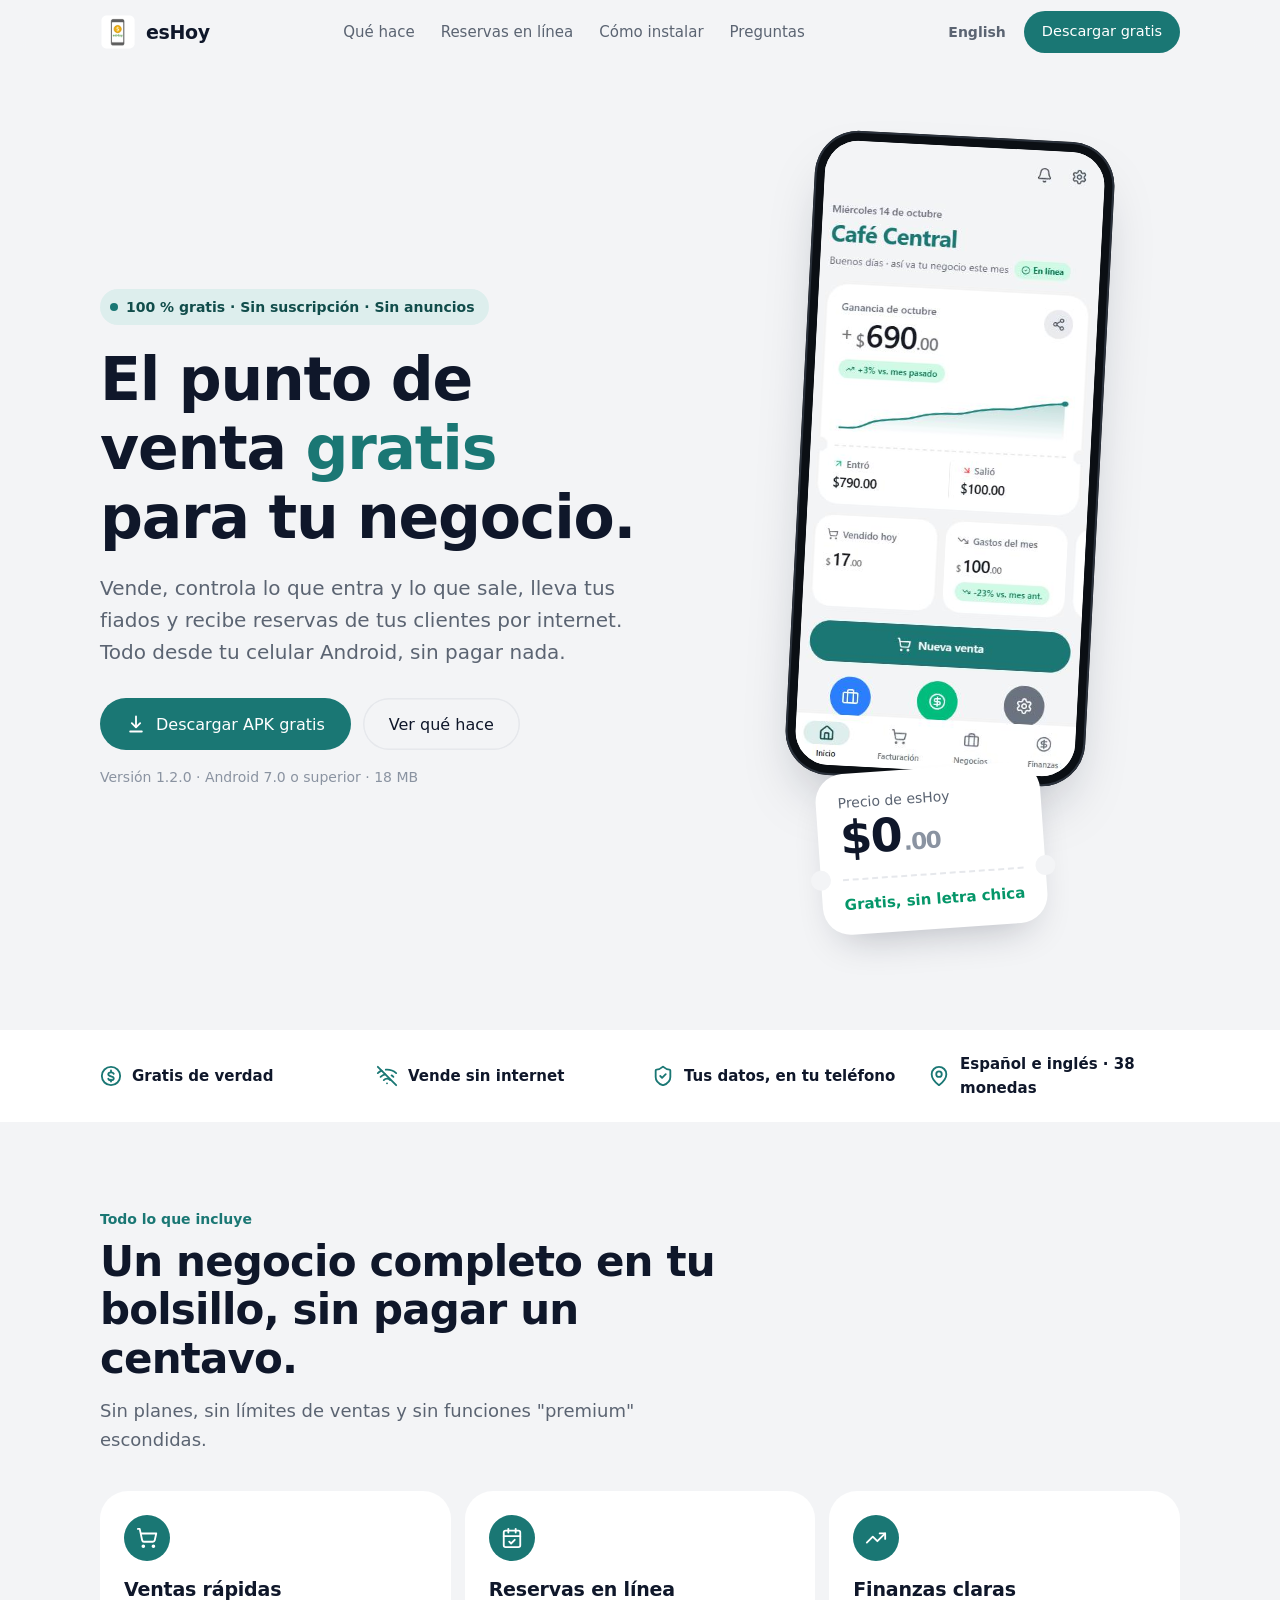
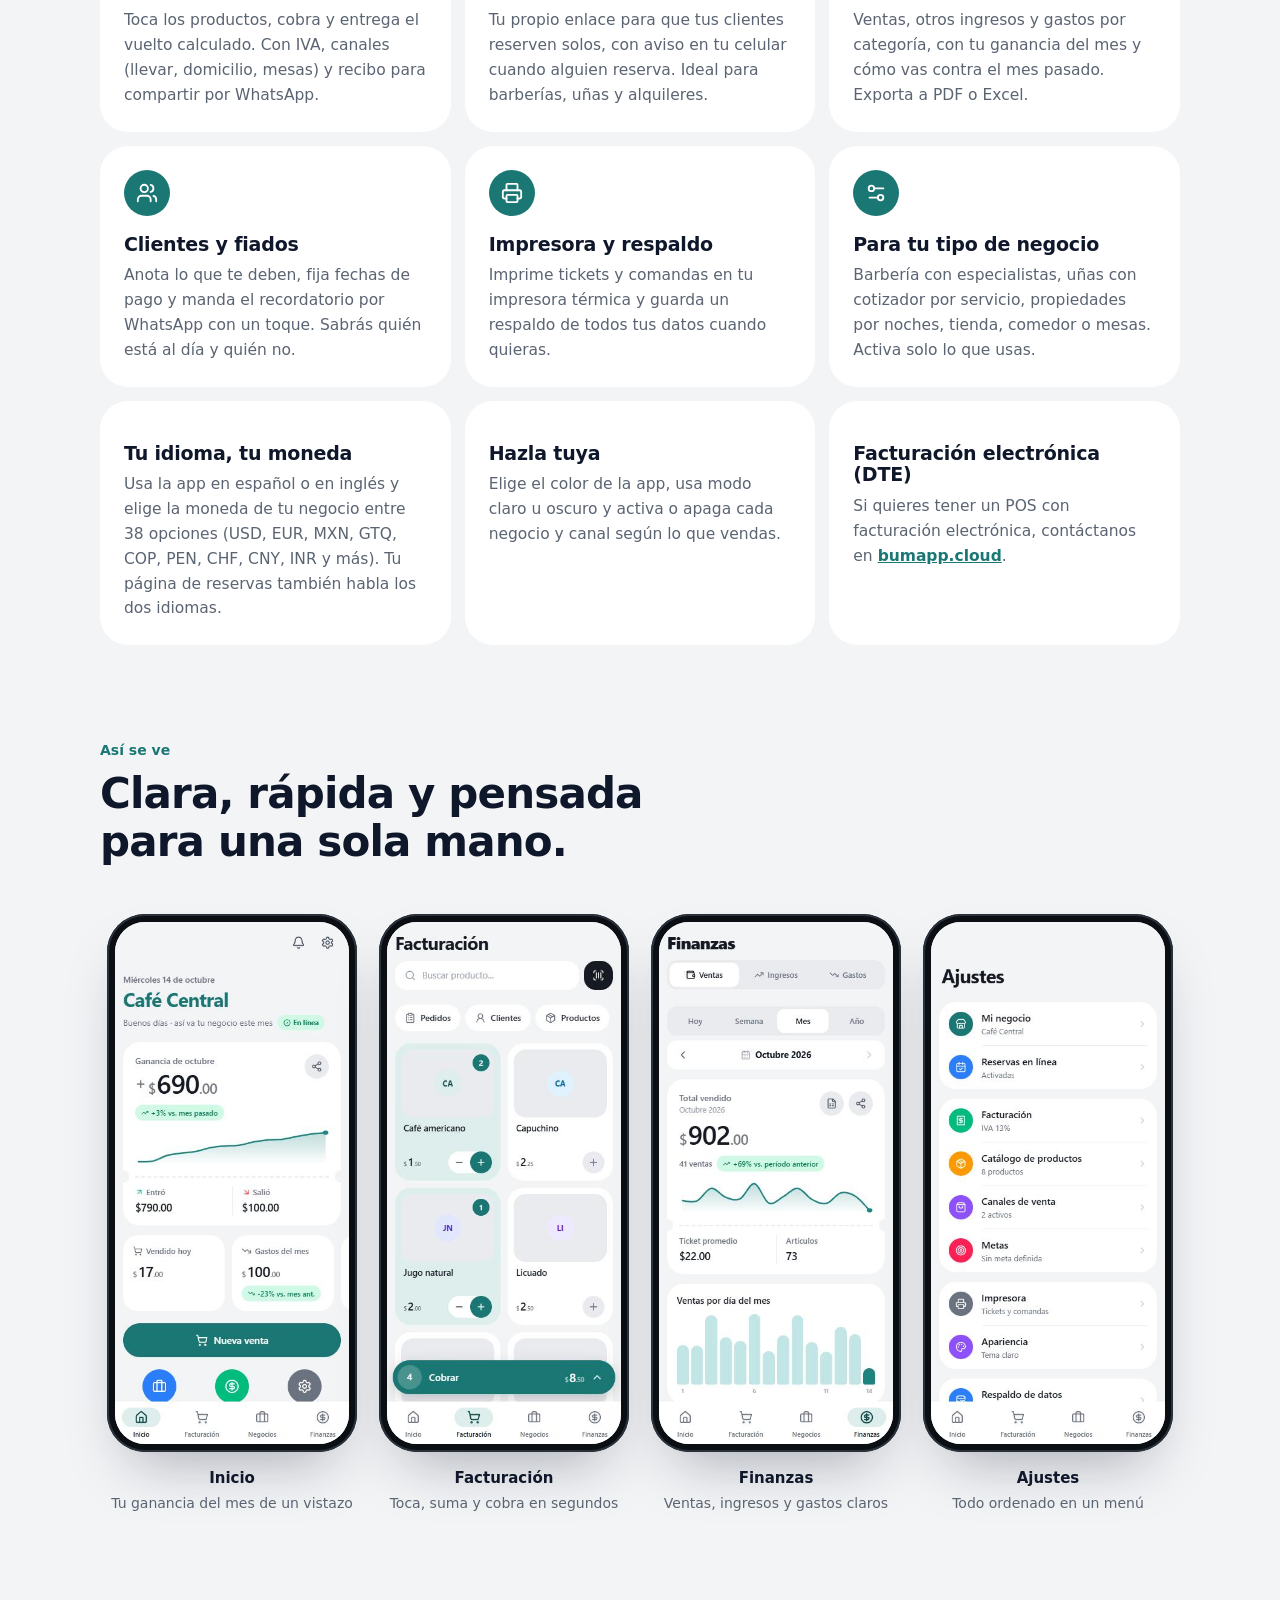
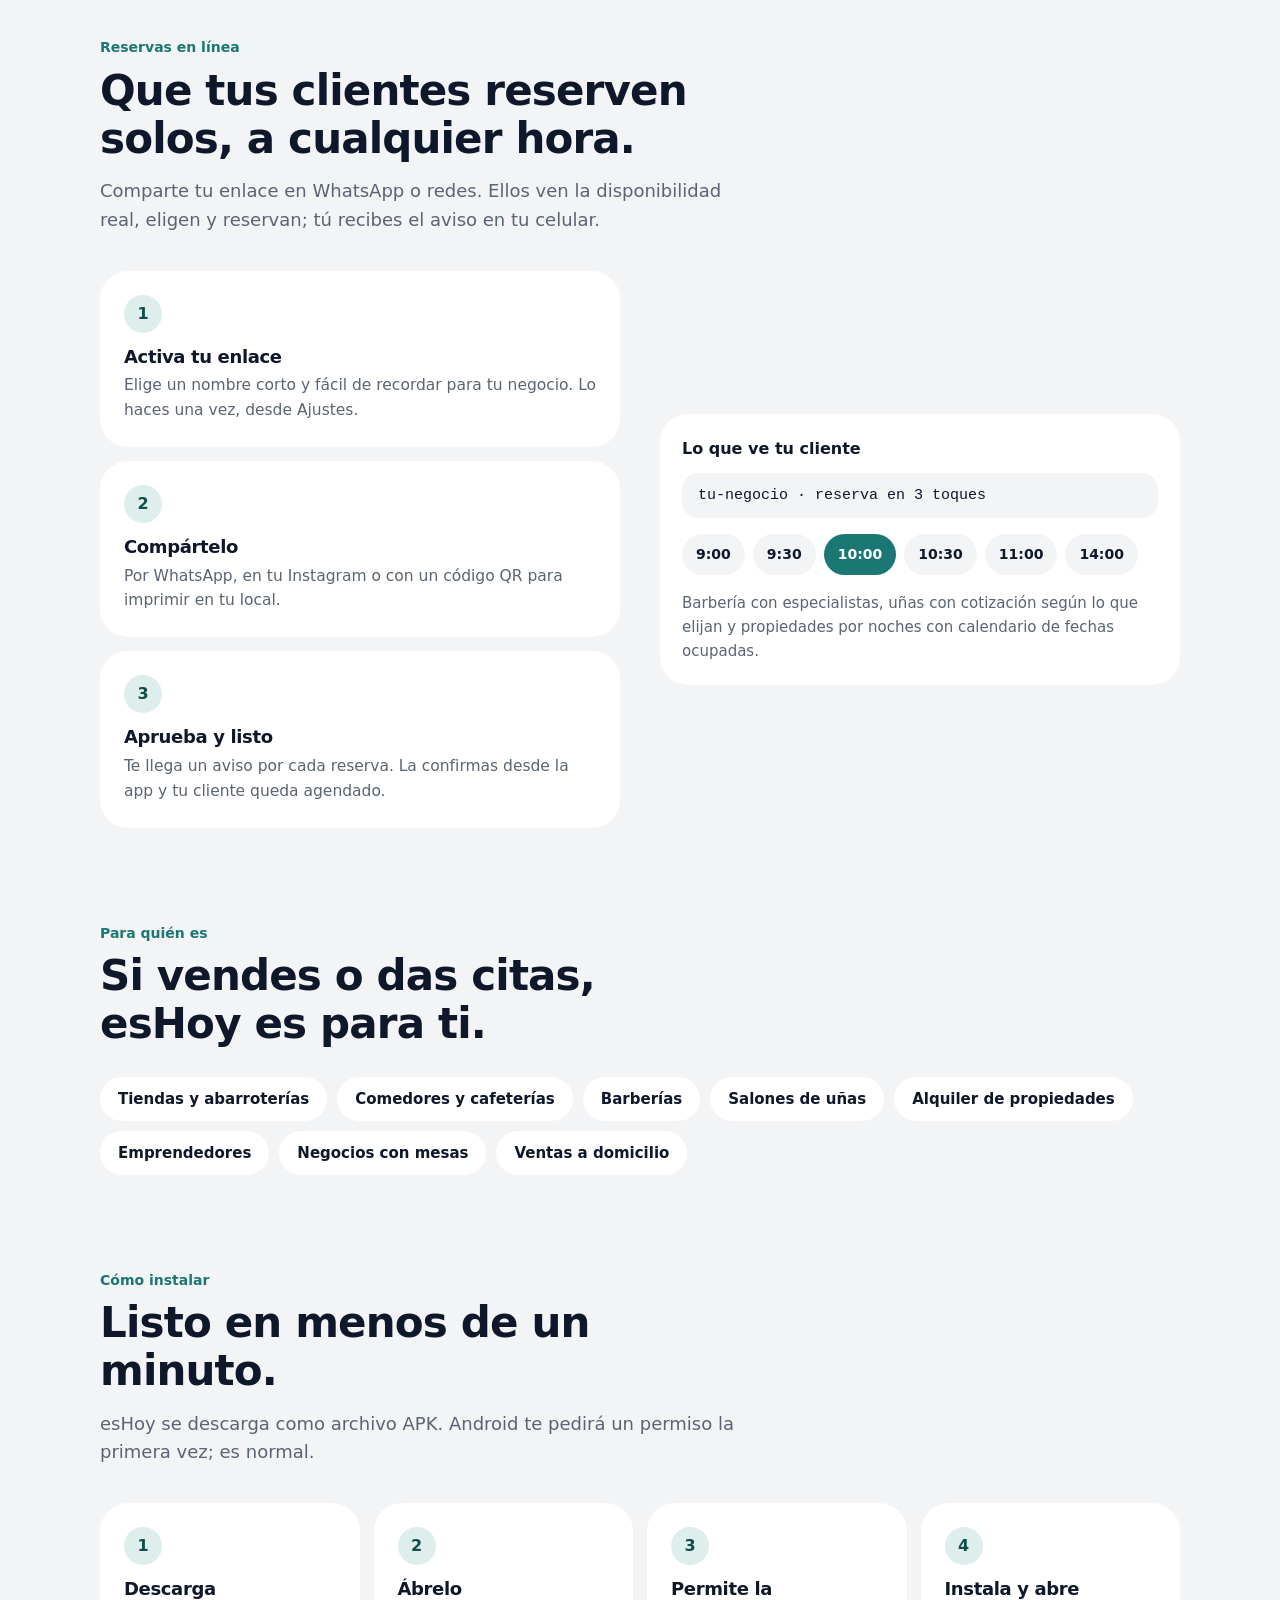
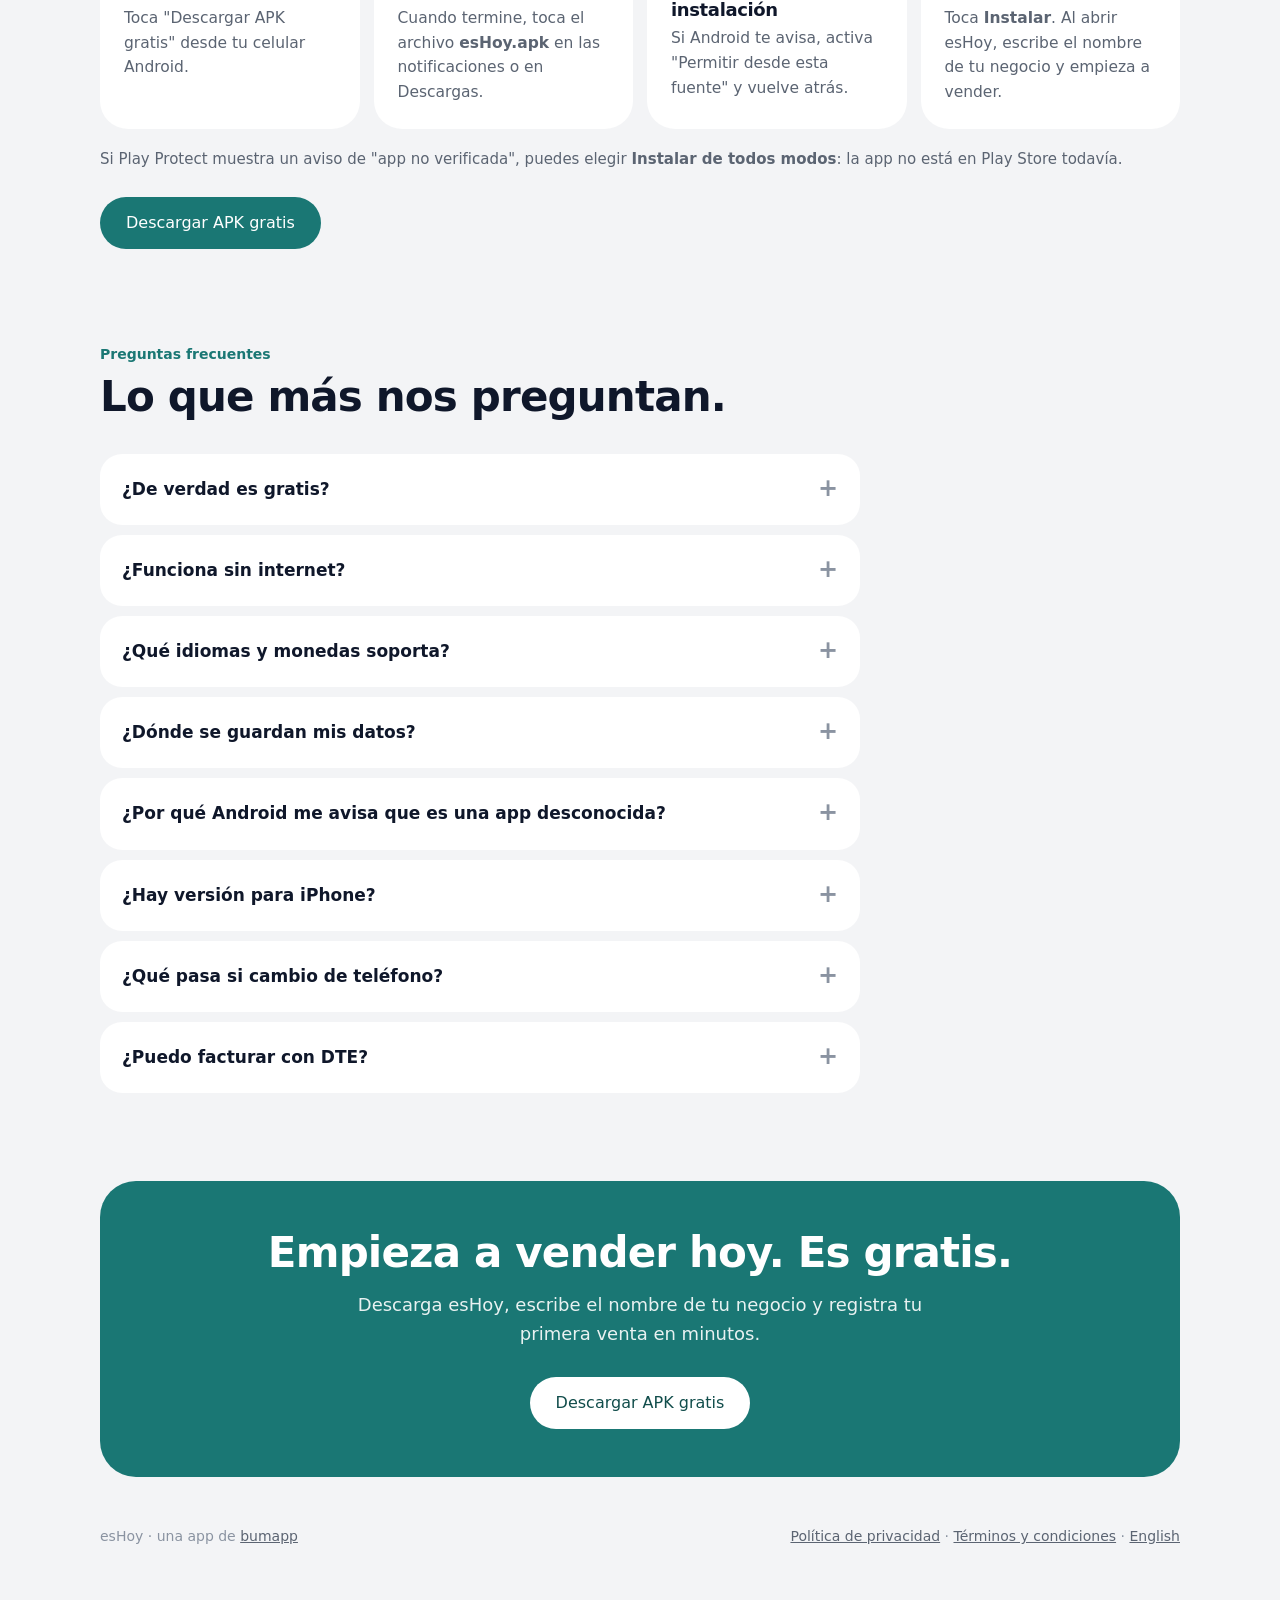
<file: index.html>
<!doctype html>
<html lang="es">
<head>
  <meta charset="utf-8">
  <meta name="viewport" content="width=device-width, initial-scale=1, viewport-fit=cover">
  <title>esHoy — el punto de venta gratis para tu negocio</title>
  <meta name="description" content="esHoy es gratis: vende, controla tus finanzas y recibe reservas en línea desde tu celular Android. Sin suscripción y sin anuncios.">
  <meta name="theme-color" content="#f3f4f6" media="(prefers-color-scheme: light)">
  <meta name="theme-color" content="#0b0f14" media="(prefers-color-scheme: dark)">
  <meta property="og:title" content="esHoy — el punto de venta gratis para tu negocio">
  <meta property="og:description" content="Vende, controla tus gastos y recibe reservas en línea desde tu celular. 100 % gratis.">
  <meta property="og:image" content="assets/inicio.jpg">
  <link rel="alternate" hreflang="es" href="index.html">
  <link rel="alternate" hreflang="en" href="en/index.html">
  <link rel="icon" href="assets/icon.png" type="image/png">
  <link rel="stylesheet" href="styles.css">
</head>
<body>
  <header class="nav">
    <div class="wrap">
      <a class="brand" href="#top"><img src="assets/icon.png" alt="" width="36" height="36">esHoy</a>
      <nav class="nav-links" aria-label="Secciones">
        <a href="#que-hace">Qué hace</a>
        <a href="#reservas">Reservas en línea</a>
        <a href="#instalar">Cómo instalar</a>
        <a href="#preguntas">Preguntas</a>
      </nav>
      <div class="nav-right">
        <a class="lang-link" href="en/index.html" hreflang="en" lang="en">English</a>
        <a class="btn sm" href="#descargar">Descargar gratis</a>
      </div>
    </div>
  </header>

  <main id="top">
    <!-- ── Hero ── -->
    <section class="hero">
      <div class="wrap">
        <div>
          <span class="eyebrow"><i></i>100 % gratis · Sin suscripción · Sin anuncios</span>
          <h1>El punto de venta <em>gratis</em> para tu negocio.</h1>
          <p class="lead">Vende, controla lo que entra y lo que sale, lleva tus fiados y recibe reservas de tus clientes por internet. Todo desde tu celular Android, sin pagar nada.</p>
          <div class="cta-row">
            <a class="btn" id="descargar" href="https://github.com/BUMAPP-SV/eshoy-app/releases/latest/download/esHoy.apk" download>
              <svg viewBox="0 0 24 24" fill="none" stroke="currentColor" stroke-width="2.2" stroke-linecap="round" stroke-linejoin="round" aria-hidden="true"><path d="M12 3v12"/><path d="m7 11 5 5 5-5"/><path d="M5 21h14"/></svg>
              Descargar APK gratis
            </a>
            <a class="btn ghost" href="#que-hace">Ver qué hace</a>
          </div>
          <p class="meta" id="version-meta">Versión 1.2.0 · Android 7.0 o superior · 18 MB</p>
        </div>

        <div class="phone-stage">
          <div class="phone tilt"><img src="assets/inicio.jpg" alt="Pantalla de inicio de esHoy con la ganancia del mes" width="400" height="860"></div>
          <div class="ticket price-ticket" aria-label="Precio: cero dólares">
            <div class="top">
              <p class="label">Precio de esHoy</p>
              <p class="amount">$0<small>.00</small></p>
            </div>
            <div class="perf" aria-hidden="true"><hr></div>
            <div class="bottom"><p class="free">Gratis, sin letra chica</p></div>
          </div>
        </div>
      </div>
    </section>

    <!-- ── Confianza ── -->
    <div class="trust">
      <div class="wrap">
        <ul>
          <li><svg viewBox="0 0 24 24" fill="none" stroke="currentColor" stroke-width="2" stroke-linecap="round" stroke-linejoin="round" aria-hidden="true"><circle cx="12" cy="12" r="10"/><path d="M15 9.5a3 3 0 0 0-3-1.5c-1.7 0-3 .9-3 2.2 0 3 6 1.4 6 4.3 0 1.3-1.3 2.3-3 2.3a3.2 3.2 0 0 1-3-1.8"/><path d="M12 6v2m0 8v2"/></svg>Gratis de verdad</li>
          <li><svg viewBox="0 0 24 24" fill="none" stroke="currentColor" stroke-width="2" stroke-linecap="round" stroke-linejoin="round" aria-hidden="true"><path d="M12 20h.01"/><path d="M8.5 16.429a5 5 0 0 1 7 0"/><path d="M5 12.859a10 10 0 0 1 5.17-2.69"/><path d="M19 12.859a10 10 0 0 0-2.007-1.523"/><path d="M2 8.82a15 15 0 0 1 4.177-2.643"/><path d="M22 8.82a15 15 0 0 0-11.288-3.764"/><path d="m2 2 20 20"/></svg>Vende sin internet</li>
          <li><svg viewBox="0 0 24 24" fill="none" stroke="currentColor" stroke-width="2" stroke-linecap="round" stroke-linejoin="round" aria-hidden="true"><path d="M20 13c0 5-3.5 7.5-7.66 8.95a1 1 0 0 1-.67-.01C7.5 20.5 4 18 4 13V6a1 1 0 0 1 1-1c2 0 4.5-1.2 6.24-2.72a1.17 1.17 0 0 1 1.52 0C14.51 3.81 17 5 19 5a1 1 0 0 1 1 1z"/><path d="m9 12 2 2 4-4"/></svg>Tus datos, en tu teléfono</li>
          <li><svg viewBox="0 0 24 24" fill="none" stroke="currentColor" stroke-width="2" stroke-linecap="round" stroke-linejoin="round" aria-hidden="true"><path d="M20 10c0 6-8 12-8 12s-8-6-8-12a8 8 0 0 1 16 0Z"/><circle cx="12" cy="10" r="3"/></svg>Español e inglés · 38 monedas</li>
        </ul>
      </div>
    </div>

    <!-- ── Qué hace ── -->
    <section class="block" id="que-hace">
      <div class="wrap">
        <div class="head">
          <p class="kicker">Todo lo que incluye</p>
          <h2>Un negocio completo en tu bolsillo, sin pagar un centavo.</h2>
          <p>Sin planes, sin límites de ventas y sin funciones "premium" escondidas.</p>
        </div>

        <div class="grid three">
          <article class="card">
            <div class="ico"><svg viewBox="0 0 24 24" fill="none" stroke="currentColor" stroke-width="2" stroke-linecap="round" stroke-linejoin="round" aria-hidden="true"><circle cx="8" cy="21" r="1"/><circle cx="19" cy="21" r="1"/><path d="M2.05 2.05h2l2.66 12.42a2 2 0 0 0 2 1.58h9.78a2 2 0 0 0 1.95-1.57l1.65-7.43H5.12"/></svg></div>
            <h3>Ventas rápidas</h3>
            <p>Toca los productos, cobra y entrega el vuelto calculado. Con IVA, canales (llevar, domicilio, mesas) y recibo para compartir por WhatsApp.</p>
          </article>
          <article class="card">
            <div class="ico"><svg viewBox="0 0 24 24" fill="none" stroke="currentColor" stroke-width="2" stroke-linecap="round" stroke-linejoin="round" aria-hidden="true"><path d="M8 2v4"/><path d="M16 2v4"/><rect width="18" height="18" x="3" y="4" rx="2"/><path d="M3 10h18"/><path d="m9 16 2 2 4-4"/></svg></div>
            <h3>Reservas en línea</h3>
            <p>Tu propio enlace para que tus clientes reserven solos, con aviso en tu celular cuando alguien reserva. Ideal para barberías, uñas y alquileres.</p>
          </article>
          <article class="card">
            <div class="ico"><svg viewBox="0 0 24 24" fill="none" stroke="currentColor" stroke-width="2" stroke-linecap="round" stroke-linejoin="round" aria-hidden="true"><path d="M16 7h6v6"/><path d="m22 7-8.5 8.5-5-5L2 17"/></svg></div>
            <h3>Finanzas claras</h3>
            <p>Ventas, otros ingresos y gastos por categoría, con tu ganancia del mes y cómo vas contra el mes pasado. Exporta a PDF o Excel.</p>
          </article>
          <article class="card">
            <div class="ico"><svg viewBox="0 0 24 24" fill="none" stroke="currentColor" stroke-width="2" stroke-linecap="round" stroke-linejoin="round" aria-hidden="true"><path d="M16 21v-2a4 4 0 0 0-4-4H6a4 4 0 0 0-4 4v2"/><circle cx="9" cy="7" r="4"/><path d="M22 21v-2a4 4 0 0 0-3-3.87"/><path d="M16 3.13a4 4 0 0 1 0 7.75"/></svg></div>
            <h3>Clientes y fiados</h3>
            <p>Anota lo que te deben, fija fechas de pago y manda el recordatorio por WhatsApp con un toque. Sabrás quién está al día y quién no.</p>
          </article>
          <article class="card">
            <div class="ico"><svg viewBox="0 0 24 24" fill="none" stroke="currentColor" stroke-width="2" stroke-linecap="round" stroke-linejoin="round" aria-hidden="true"><path d="M6 18H4a2 2 0 0 1-2-2v-5a2 2 0 0 1 2-2h16a2 2 0 0 1 2 2v5a2 2 0 0 1-2 2h-2"/><path d="M6 9V3a1 1 0 0 1 1-1h10a1 1 0 0 1 1 1v6"/><rect x="6" y="14" width="12" height="8" rx="1"/></svg></div>
            <h3>Impresora y respaldo</h3>
            <p>Imprime tickets y comandas en tu impresora térmica y guarda un respaldo de todos tus datos cuando quieras.</p>
          </article>
          <article class="card">
            <div class="ico"><svg viewBox="0 0 24 24" fill="none" stroke="currentColor" stroke-width="2" stroke-linecap="round" stroke-linejoin="round" aria-hidden="true"><path d="M20 7h-9"/><path d="M14 17H5"/><circle cx="17" cy="17" r="3"/><circle cx="7" cy="7" r="3"/></svg></div>
            <h3>Para tu tipo de negocio</h3>
            <p>Barbería con especialistas, uñas con cotizador por servicio, propiedades por noches, tienda, comedor o mesas. Activa solo lo que usas.</p>
          </article>
        </div>

        <div class="grid three" style="margin-top: 14px">
          <article class="card">
            <h3>Tu idioma, tu moneda</h3>
            <p>Usa la app en español o en inglés y elige la moneda de tu negocio entre 38 opciones (USD, EUR, MXN, GTQ, COP, PEN, CHF, CNY, INR y más). Tu página de reservas también habla los dos idiomas.</p>
          </article>
          <article class="card">
            <h3>Hazla tuya</h3>
            <p>Elige el color de la app, usa modo claro u oscuro y activa o apaga cada negocio y canal según lo que vendas.</p>
          </article>
          <article class="card">
            <h3>Facturación electrónica (DTE)</h3>
            <p>Si quieres tener un POS con facturación electrónica, contáctanos en <a href="https://bumapp.cloud" target="_blank" rel="noopener"><b>bumapp.cloud</b></a>.</p>
          </article>
        </div>
      </div>
    </section>

    <!-- ── Capturas ── -->
    <section class="block" id="capturas">
      <div class="wrap">
        <div class="head">
          <p class="kicker">Así se ve</p>
          <h2>Clara, rápida y pensada para una sola mano.</h2>
        </div>
        <div class="shots" tabindex="0" aria-label="Capturas de la app">
          <figure class="shot" style="margin:0">
            <div class="phone"><img src="assets/inicio.jpg" alt="Inicio: ganancia del mes, accesos y pendientes" loading="lazy" width="400" height="860"></div>
            <p>Inicio<span>Tu ganancia del mes de un vistazo</span></p>
          </figure>
          <figure class="shot" style="margin:0">
            <div class="phone"><img src="assets/facturacion.jpg" alt="Facturación: catálogo de productos y botón de cobrar" loading="lazy" width="400" height="860"></div>
            <p>Facturación<span>Toca, suma y cobra en segundos</span></p>
          </figure>
          <figure class="shot" style="margin:0">
            <div class="phone"><img src="assets/finanzas.jpg" alt="Finanzas: total vendido y gráfico por día" loading="lazy" width="400" height="860"></div>
            <p>Finanzas<span>Ventas, ingresos y gastos claros</span></p>
          </figure>
          <figure class="shot" style="margin:0">
            <div class="phone"><img src="assets/ajustes.jpg" alt="Ajustes: menú con negocio, reservas, facturación y más" loading="lazy" width="400" height="860"></div>
            <p>Ajustes<span>Todo ordenado en un menú</span></p>
          </figure>
        </div>
      </div>
    </section>

    <!-- ── Reservas ── -->
    <section class="block" id="reservas">
      <div class="wrap">
        <div class="head">
          <p class="kicker">Reservas en línea</p>
          <h2>Que tus clientes reserven solos, a cualquier hora.</h2>
          <p>Comparte tu enlace en WhatsApp o redes. Ellos ven la disponibilidad real, eligen y reservan; tú recibes el aviso en tu celular.</p>
        </div>

        <div class="split">
          <div class="steps" style="margin-top:0">
            <div class="step"><h3>Activa tu enlace</h3><p>Elige un nombre corto y fácil de recordar para tu negocio. Lo haces una vez, desde Ajustes.</p></div>
            <div class="step"><h3>Compártelo</h3><p>Por WhatsApp, en tu Instagram o con un código QR para imprimir en tu local.</p></div>
            <div class="step"><h3>Aprueba y listo</h3><p>Te llega un aviso por cada reserva. La confirmas desde la app y tu cliente queda agendado.</p></div>
          </div>
          <div class="link-card">
            <p style="font-weight:600">Lo que ve tu cliente</p>
            <div class="url">tu-negocio · reserva en 3 toques</div>
            <div class="slots" aria-hidden="true">
              <span>9:00</span><span>9:30</span><span class="on">10:00</span><span>10:30</span><span>11:00</span><span>14:00</span>
            </div>
            <p style="margin-top:16px;color:var(--muted);font-size:15px">Barbería con especialistas, uñas con cotización según lo que elijan y propiedades por noches con calendario de fechas ocupadas.</p>
          </div>
        </div>
      </div>
    </section>

    <!-- ── Para quién ── -->
    <section class="block">
      <div class="wrap">
        <div class="head">
          <p class="kicker">Para quién es</p>
          <h2>Si vendes o das citas, esHoy es para ti.</h2>
        </div>
        <div class="chips">
          <span>Tiendas y abarroterías</span><span>Comedores y cafeterías</span><span>Barberías</span><span>Salones de uñas</span>
          <span>Alquiler de propiedades</span><span>Emprendedores</span><span>Negocios con mesas</span><span>Ventas a domicilio</span>
        </div>
      </div>
    </section>

    <!-- ── Instalar ── -->
    <section class="block" id="instalar">
      <div class="wrap">
        <div class="head">
          <p class="kicker">Cómo instalar</p>
          <h2>Listo en menos de un minuto.</h2>
          <p>esHoy se descarga como archivo APK. Android te pedirá un permiso la primera vez; es normal.</p>
        </div>
        <div class="steps four">
          <div class="step"><h3>Descarga</h3><p>Toca "Descargar APK gratis" desde tu celular Android.</p></div>
          <div class="step"><h3>Ábrelo</h3><p>Cuando termine, toca el archivo <b>esHoy.apk</b> en las notificaciones o en Descargas.</p></div>
          <div class="step"><h3>Permite la instalación</h3><p>Si Android te avisa, activa "Permitir desde esta fuente" y vuelve atrás.</p></div>
          <div class="step"><h3>Instala y abre</h3><p>Toca <b>Instalar</b>. Al abrir esHoy, escribe el nombre de tu negocio y empieza a vender.</p></div>
        </div>
        <p style="margin-top:18px;color:var(--muted);font-size:15px">Si Play Protect muestra un aviso de "app no verificada", puedes elegir <b>Instalar de todos modos</b>: la app no está en Play Store todavía.</p>
        <div class="cta-row" style="margin-top:26px">
          <a class="btn" href="https://github.com/BUMAPP-SV/eshoy-app/releases/latest/download/esHoy.apk" download>Descargar APK gratis</a>
        </div>
      </div>
    </section>

    <!-- ── Preguntas ── -->
    <section class="block" id="preguntas">
      <div class="wrap">
        <div class="head">
          <p class="kicker">Preguntas frecuentes</p>
          <h2>Lo que más nos preguntan.</h2>
        </div>
        <div class="faq">
          <details>
            <summary>¿De verdad es gratis?</summary>
            <p>Sí. Descargarla, usarla y recibir reservas no tiene costo, no hay suscripción, no pide tarjeta y no muestra anuncios.</p>
          </details>
          <details>
            <summary>¿Funciona sin internet?</summary>
            <p>Sí. Vender, cobrar, llevar gastos y fiados funciona sin conexión; se guarda en tu teléfono. Solo las reservas en línea y sus avisos necesitan internet.</p>
          </details>
          <details>
            <summary>¿Qué idiomas y monedas soporta?</summary>
            <p>La app y la página de reservas funcionan en español e inglés. Cada negocio usa una sola moneda, a elegir entre 38 (USD, EUR, MXN, GTQ, HNL, NIO, CRC, PAB, DOP, COP, PEN, ARS, BOB, UYU, VES, BRL, GBP, CAD, CHF, SEK, NOK, DKK, PLN, CNY, INR, PHP, THB, SGD, AED y más). También eliges el país de tu negocio (Latinoamérica, Norteamérica, Europa y Asia). Si la cambias después, los montos anteriores no se convierten: solo cambia cómo se escriben. Se aceptan teléfonos de cualquier país.</p>
          </details>
          <details>
            <summary>¿Dónde se guardan mis datos?</summary>
            <p>En tu propio teléfono. Lo único que viaja a internet es lo necesario para las reservas en línea (el nombre y teléfono de quien reserva) y un registro básico de contacto de tu negocio (nombre, WhatsApp y correo) para darte soporte; nunca tus ventas ni tus clientes. Puedes guardar un respaldo cuando quieras. Lee la <a href="privacidad.html">política de privacidad</a>.</p>
          </details>
          <details>
            <summary>¿Por qué Android me avisa que es una app desconocida?</summary>
            <p>Porque se instala desde un archivo APK y no desde Play Store. Es el aviso estándar de Android para cualquier app que no viene de la tienda. Solo instala APK descargados desde este sitio.</p>
          </details>
          <details>
            <summary>¿Hay versión para iPhone?</summary>
            <p>Por ahora solo para Android 7.0 o superior.</p>
          </details>
          <details>
            <summary>¿Qué pasa si cambio de teléfono?</summary>
            <p>Guarda un respaldo desde Ajustes → Respaldo de datos y restáuralo en el teléfono nuevo. Para las reservas en línea necesitarás tu código de recuperación.</p>
          </details>
          <details>
            <summary>¿Puedo facturar con DTE?</summary>
            <p>esHoy emite tickets y recibos simples; no incluye facturación electrónica. Si tu negocio la necesita, conoce <a href="https://bumapp.cloud" target="_blank" rel="noopener">bumapp</a>.</p>
          </details>
        </div>
      </div>
    </section>

    <!-- ── Cierre ── -->
    <section class="final">
      <div class="wrap">
        <div class="box">
          <h2>Empieza a vender hoy. Es gratis.</h2>
          <p>Descarga esHoy, escribe el nombre de tu negocio y registra tu primera venta en minutos.</p>
          <a class="btn" href="https://github.com/BUMAPP-SV/eshoy-app/releases/latest/download/esHoy.apk" download>Descargar APK gratis</a>
        </div>
      </div>
    </section>
  </main>

  <footer>
    <div class="wrap">
      <span>esHoy · una app de <a href="https://bumapp.cloud" target="_blank" rel="noopener">bumapp</a></span>
      <span><a href="privacidad.html">Política de privacidad</a> · <a href="terminos.html">Términos y condiciones</a> · <a href="en/index.html" hreflang="en" lang="en">English</a></span>
    </div>
  </footer>
  <script>
    // Muestra siempre la versión y el tamaño del último Release publicado (si falla, queda el texto fijo).
    fetch('https://api.github.com/repos/BUMAPP-SV/eshoy-app/releases/latest', { headers: { Accept: 'application/vnd.github+json' } })
      .then(function (r) { return r.ok ? r.json() : null })
      .then(function (rel) {
        if (!rel || !rel.tag_name) return
        var apk = (rel.assets || []).filter(function (a) { return a.name === 'esHoy.apk' })[0]
        var el = document.getElementById('version-meta')
        if (!apk || !el) return
        el.textContent = 'Versión ' + rel.tag_name.replace(/^v/i, '') + ' · Android 7.0 o superior · ' + Math.round(apk.size / 1048576) + ' MB'
      })
      .catch(function () {})
  </script>
</body>
</html>
</file>
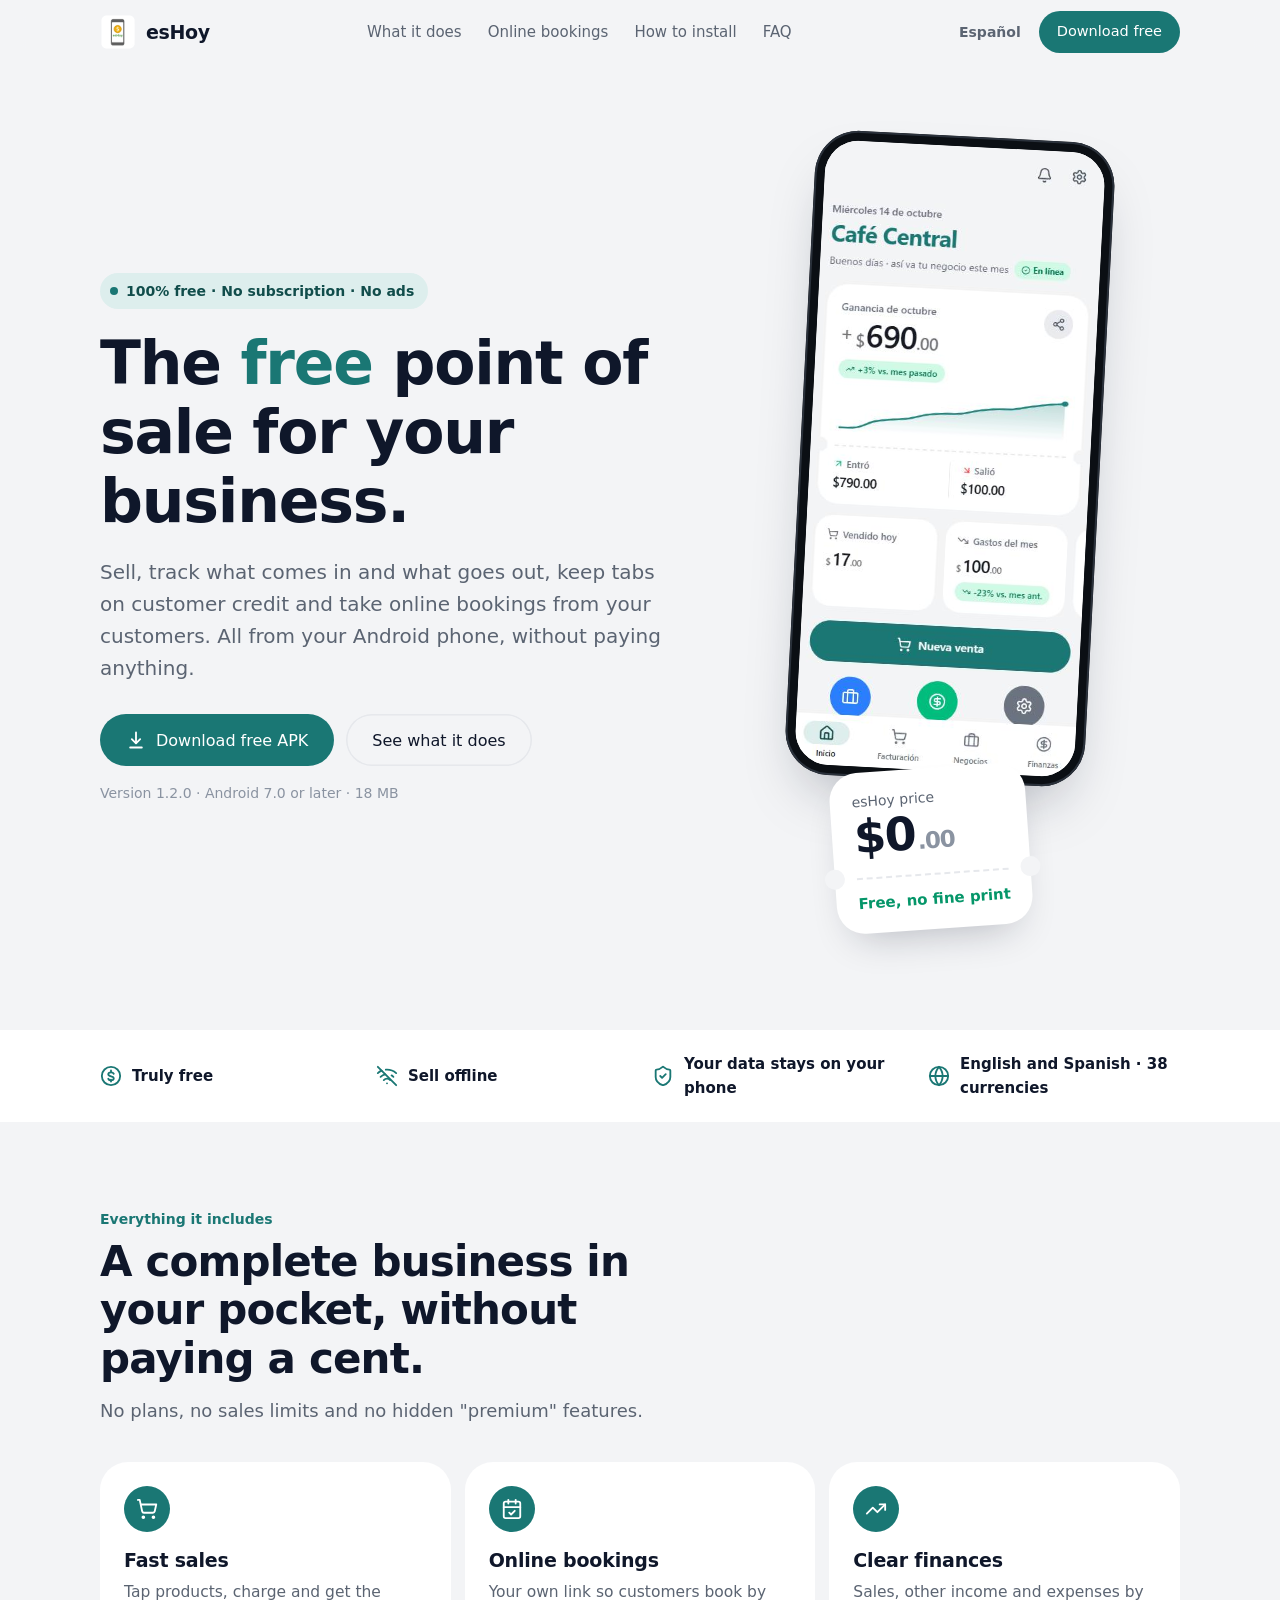
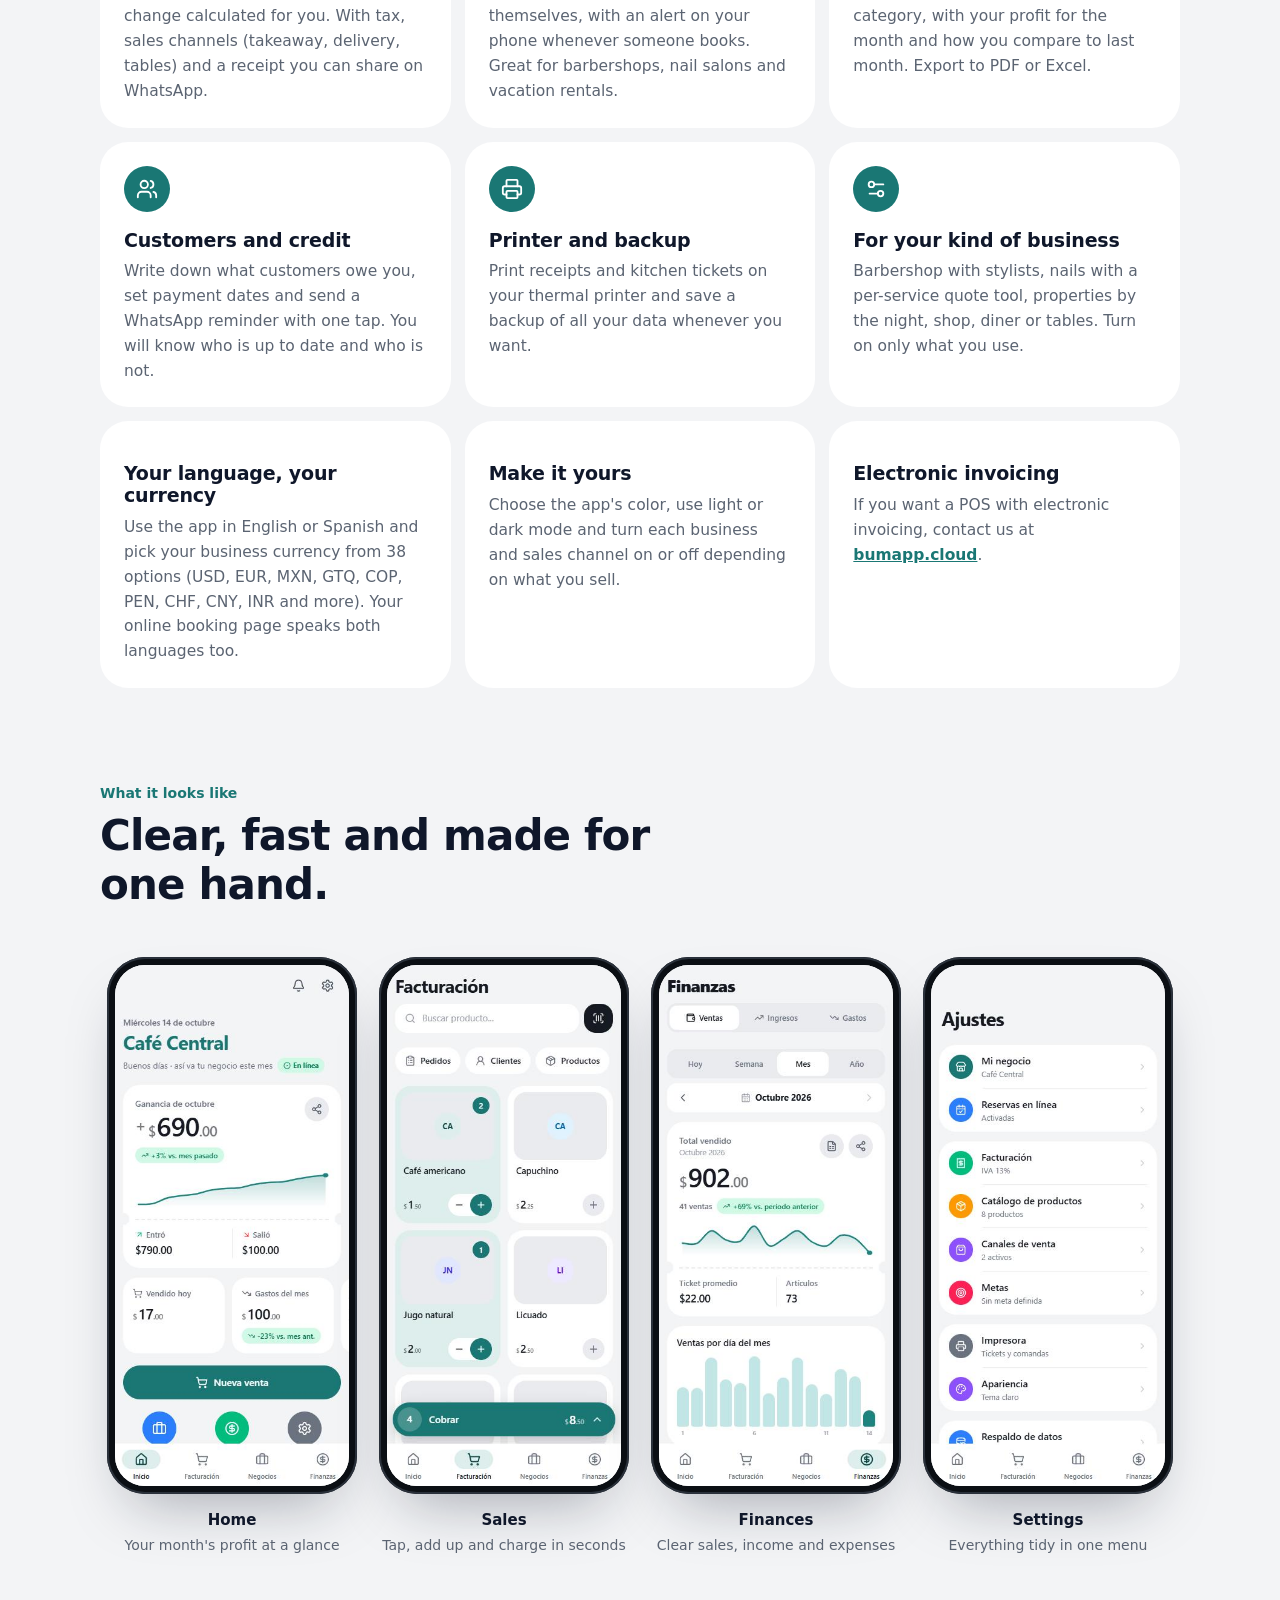
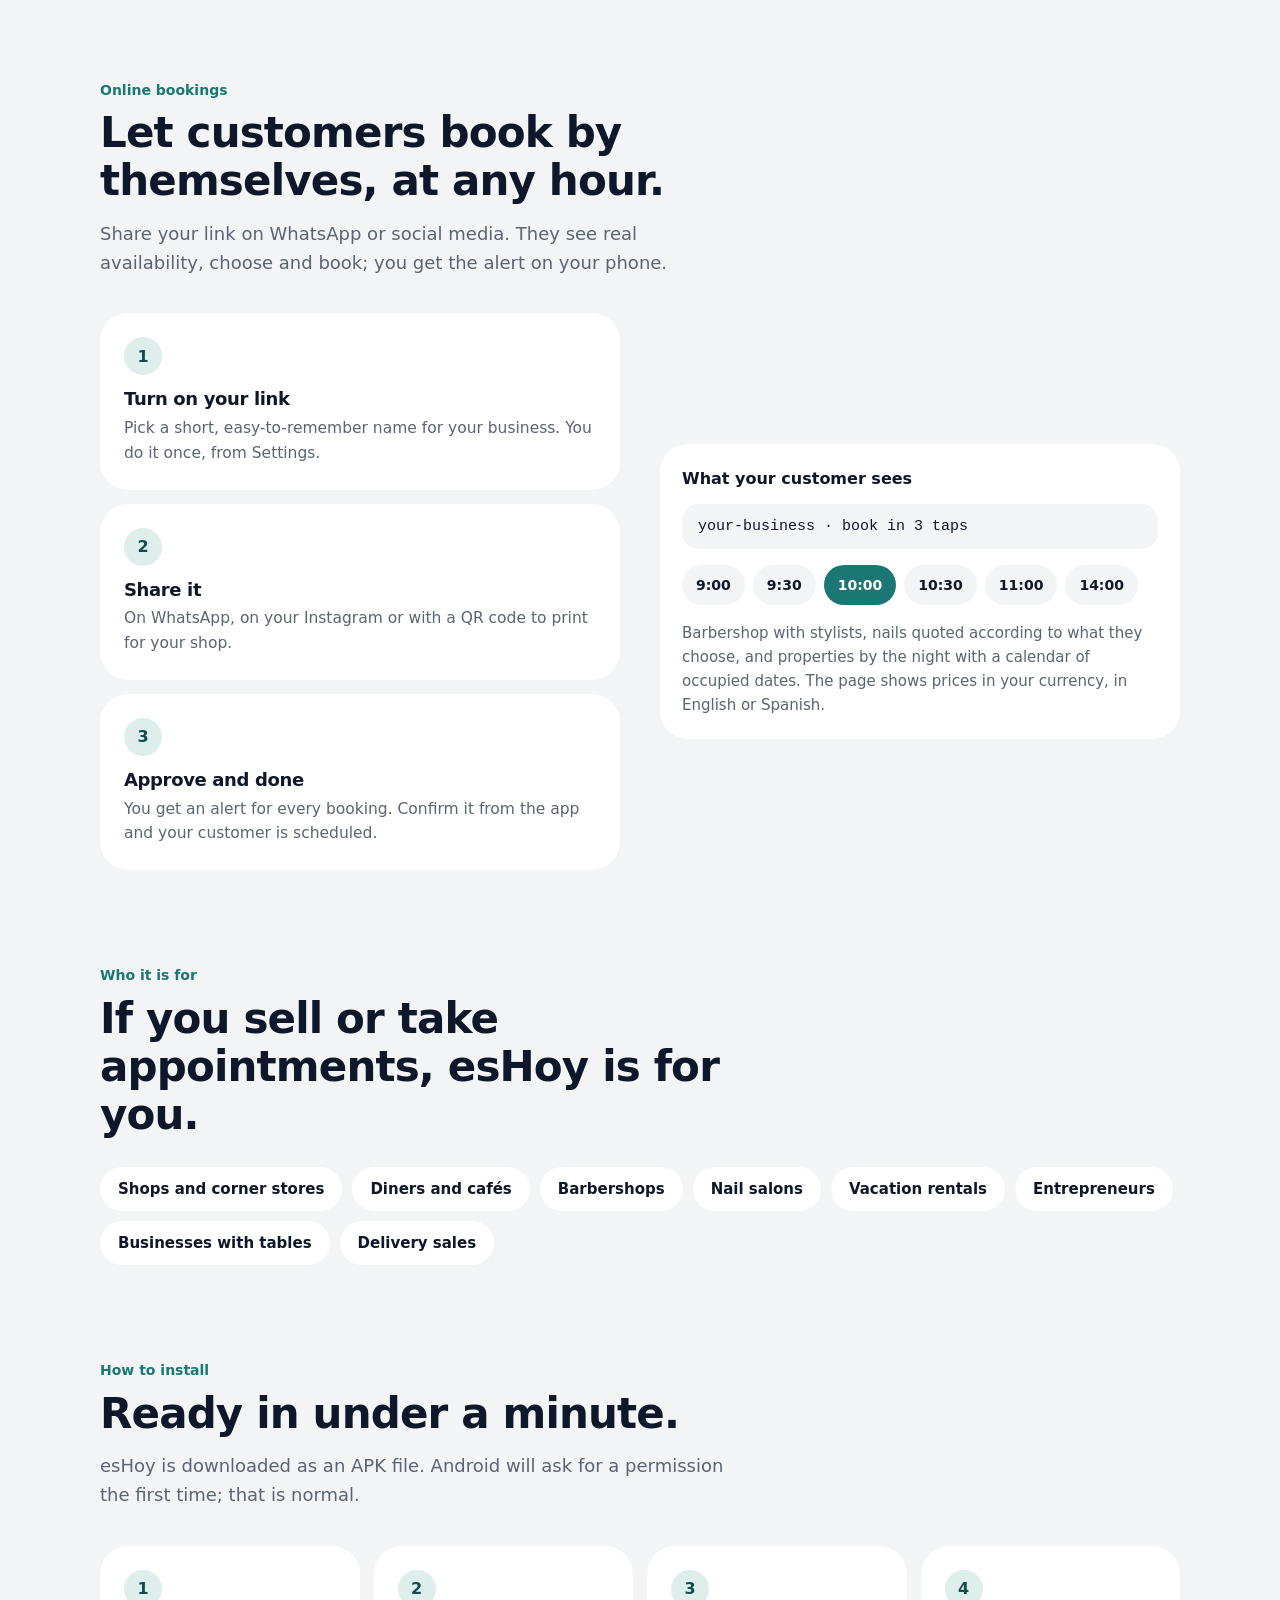
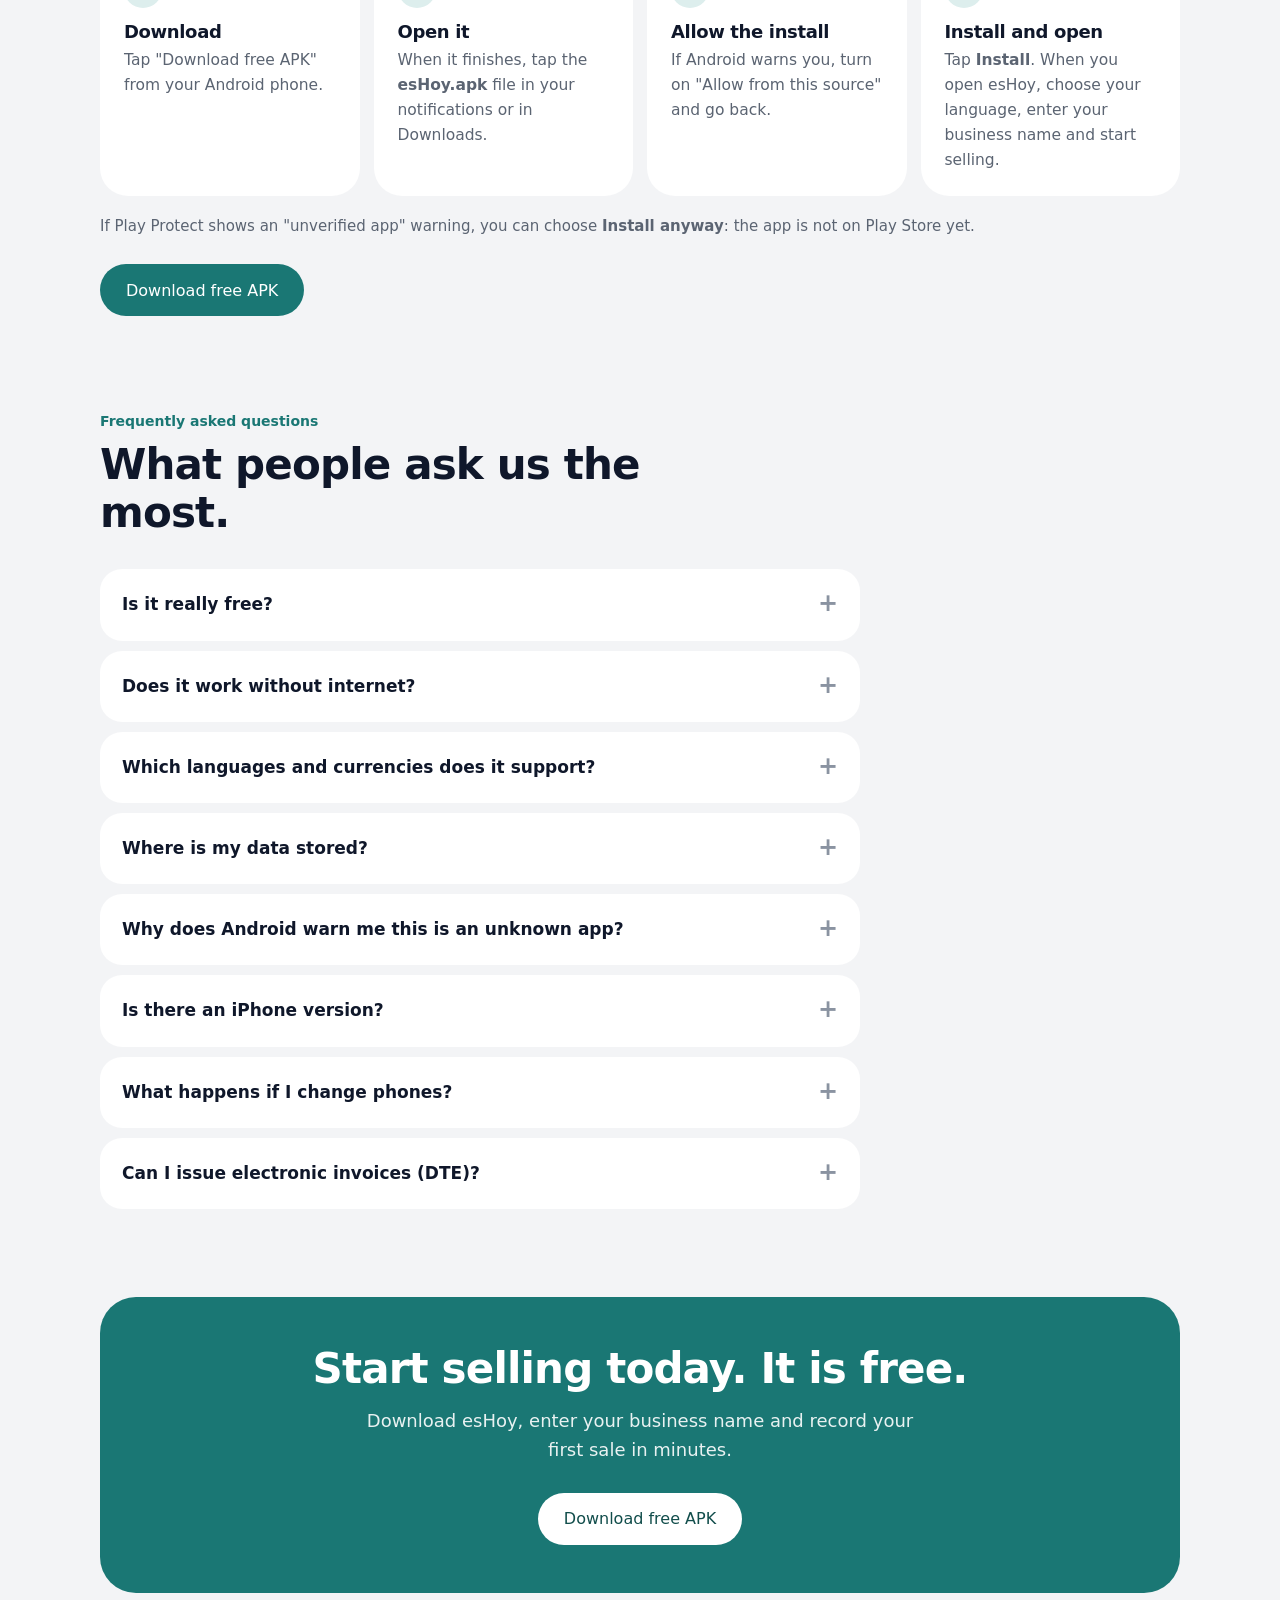
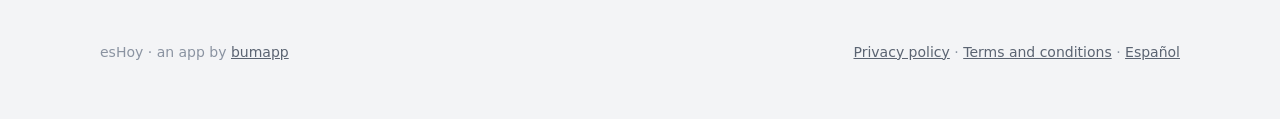
<file: en/index.html>
<!doctype html>
<html lang="en">
<head>
  <meta charset="utf-8">
  <meta name="viewport" content="width=device-width, initial-scale=1, viewport-fit=cover">
  <title>esHoy — the free point of sale for your business</title>
  <meta name="description" content="esHoy is free: sell, track your finances and take online bookings from your Android phone. Works in English and Spanish with 38 currencies. No subscription, no ads.">
  <meta name="theme-color" content="#f3f4f6" media="(prefers-color-scheme: light)">
  <meta name="theme-color" content="#0b0f14" media="(prefers-color-scheme: dark)">
  <meta property="og:title" content="esHoy — the free point of sale for your business">
  <meta property="og:description" content="Sell, track your expenses and take online bookings from your phone. 100% free.">
  <meta property="og:image" content="../assets/inicio.jpg">
  <link rel="alternate" hreflang="es" href="../index.html">
  <link rel="alternate" hreflang="en" href="index.html">
  <link rel="icon" href="../assets/icon.png" type="image/png">
  <link rel="stylesheet" href="../styles.css">
</head>
<body>
  <header class="nav">
    <div class="wrap">
      <a class="brand" href="#top"><img src="../assets/icon.png" alt="" width="36" height="36">esHoy</a>
      <nav class="nav-links" aria-label="Sections">
        <a href="#what-it-does">What it does</a>
        <a href="#bookings">Online bookings</a>
        <a href="#install">How to install</a>
        <a href="#faq">FAQ</a>
      </nav>
      <div class="nav-right">
        <a class="lang-link" href="../index.html" hreflang="es" lang="es">Español</a>
        <a class="btn sm" href="#download">Download free</a>
      </div>
    </div>
  </header>

  <main id="top">
    <!-- ── Hero ── -->
    <section class="hero">
      <div class="wrap">
        <div>
          <span class="eyebrow"><i></i>100% free · No subscription · No ads</span>
          <h1>The <em>free</em> point of sale for your business.</h1>
          <p class="lead">Sell, track what comes in and what goes out, keep tabs on customer credit and take online bookings from your customers. All from your Android phone, without paying anything.</p>
          <div class="cta-row">
            <a class="btn" id="download" href="https://github.com/BUMAPP-SV/eshoy-app/releases/latest/download/esHoy.apk" download>
              <svg viewBox="0 0 24 24" fill="none" stroke="currentColor" stroke-width="2.2" stroke-linecap="round" stroke-linejoin="round" aria-hidden="true"><path d="M12 3v12"/><path d="m7 11 5 5 5-5"/><path d="M5 21h14"/></svg>
              Download free APK
            </a>
            <a class="btn ghost" href="#what-it-does">See what it does</a>
          </div>
          <p class="meta" id="version-meta">Version 1.2.0 · Android 7.0 or later · 18 MB</p>
        </div>

        <div class="phone-stage">
          <div class="phone tilt"><img src="../assets/inicio.jpg" alt="esHoy home screen showing the month's profit" width="400" height="860"></div>
          <div class="ticket price-ticket" aria-label="Price: zero dollars">
            <div class="top">
              <p class="label">esHoy price</p>
              <p class="amount">$0<small>.00</small></p>
            </div>
            <div class="perf" aria-hidden="true"><hr></div>
            <div class="bottom"><p class="free">Free, no fine print</p></div>
          </div>
        </div>
      </div>
    </section>

    <!-- ── Trust ── -->
    <div class="trust">
      <div class="wrap">
        <ul>
          <li><svg viewBox="0 0 24 24" fill="none" stroke="currentColor" stroke-width="2" stroke-linecap="round" stroke-linejoin="round" aria-hidden="true"><circle cx="12" cy="12" r="10"/><path d="M15 9.5a3 3 0 0 0-3-1.5c-1.7 0-3 .9-3 2.2 0 3 6 1.4 6 4.3 0 1.3-1.3 2.3-3 2.3a3.2 3.2 0 0 1-3-1.8"/><path d="M12 6v2m0 8v2"/></svg>Truly free</li>
          <li><svg viewBox="0 0 24 24" fill="none" stroke="currentColor" stroke-width="2" stroke-linecap="round" stroke-linejoin="round" aria-hidden="true"><path d="M12 20h.01"/><path d="M8.5 16.429a5 5 0 0 1 7 0"/><path d="M5 12.859a10 10 0 0 1 5.17-2.69"/><path d="M19 12.859a10 10 0 0 0-2.007-1.523"/><path d="M2 8.82a15 15 0 0 1 4.177-2.643"/><path d="M22 8.82a15 15 0 0 0-11.288-3.764"/><path d="m2 2 20 20"/></svg>Sell offline</li>
          <li><svg viewBox="0 0 24 24" fill="none" stroke="currentColor" stroke-width="2" stroke-linecap="round" stroke-linejoin="round" aria-hidden="true"><path d="M20 13c0 5-3.5 7.5-7.66 8.95a1 1 0 0 1-.67-.01C7.5 20.5 4 18 4 13V6a1 1 0 0 1 1-1c2 0 4.5-1.2 6.24-2.72a1.17 1.17 0 0 1 1.52 0C14.51 3.81 17 5 19 5a1 1 0 0 1 1 1z"/><path d="m9 12 2 2 4-4"/></svg>Your data stays on your phone</li>
          <li><svg viewBox="0 0 24 24" fill="none" stroke="currentColor" stroke-width="2" stroke-linecap="round" stroke-linejoin="round" aria-hidden="true"><circle cx="12" cy="12" r="10"/><path d="M2 12h20"/><path d="M12 2a15.3 15.3 0 0 1 4 10 15.3 15.3 0 0 1-4 10 15.3 15.3 0 0 1-4-10 15.3 15.3 0 0 1 4-10z"/></svg>English and Spanish · 38 currencies</li>
        </ul>
      </div>
    </div>

    <!-- ── What it does ── -->
    <section class="block" id="what-it-does">
      <div class="wrap">
        <div class="head">
          <p class="kicker">Everything it includes</p>
          <h2>A complete business in your pocket, without paying a cent.</h2>
          <p>No plans, no sales limits and no hidden "premium" features.</p>
        </div>

        <div class="grid three">
          <article class="card">
            <div class="ico"><svg viewBox="0 0 24 24" fill="none" stroke="currentColor" stroke-width="2" stroke-linecap="round" stroke-linejoin="round" aria-hidden="true"><circle cx="8" cy="21" r="1"/><circle cx="19" cy="21" r="1"/><path d="M2.05 2.05h2l2.66 12.42a2 2 0 0 0 2 1.58h9.78a2 2 0 0 0 1.95-1.57l1.65-7.43H5.12"/></svg></div>
            <h3>Fast sales</h3>
            <p>Tap products, charge and get the change calculated for you. With tax, sales channels (takeaway, delivery, tables) and a receipt you can share on WhatsApp.</p>
          </article>
          <article class="card">
            <div class="ico"><svg viewBox="0 0 24 24" fill="none" stroke="currentColor" stroke-width="2" stroke-linecap="round" stroke-linejoin="round" aria-hidden="true"><path d="M8 2v4"/><path d="M16 2v4"/><rect width="18" height="18" x="3" y="4" rx="2"/><path d="M3 10h18"/><path d="m9 16 2 2 4-4"/></svg></div>
            <h3>Online bookings</h3>
            <p>Your own link so customers book by themselves, with an alert on your phone whenever someone books. Great for barbershops, nail salons and vacation rentals.</p>
          </article>
          <article class="card">
            <div class="ico"><svg viewBox="0 0 24 24" fill="none" stroke="currentColor" stroke-width="2" stroke-linecap="round" stroke-linejoin="round" aria-hidden="true"><path d="M16 7h6v6"/><path d="m22 7-8.5 8.5-5-5L2 17"/></svg></div>
            <h3>Clear finances</h3>
            <p>Sales, other income and expenses by category, with your profit for the month and how you compare to last month. Export to PDF or Excel.</p>
          </article>
          <article class="card">
            <div class="ico"><svg viewBox="0 0 24 24" fill="none" stroke="currentColor" stroke-width="2" stroke-linecap="round" stroke-linejoin="round" aria-hidden="true"><path d="M16 21v-2a4 4 0 0 0-4-4H6a4 4 0 0 0-4 4v2"/><circle cx="9" cy="7" r="4"/><path d="M22 21v-2a4 4 0 0 0-3-3.87"/><path d="M16 3.13a4 4 0 0 1 0 7.75"/></svg></div>
            <h3>Customers and credit</h3>
            <p>Write down what customers owe you, set payment dates and send a WhatsApp reminder with one tap. You will know who is up to date and who is not.</p>
          </article>
          <article class="card">
            <div class="ico"><svg viewBox="0 0 24 24" fill="none" stroke="currentColor" stroke-width="2" stroke-linecap="round" stroke-linejoin="round" aria-hidden="true"><path d="M6 18H4a2 2 0 0 1-2-2v-5a2 2 0 0 1 2-2h16a2 2 0 0 1 2 2v5a2 2 0 0 1-2 2h-2"/><path d="M6 9V3a1 1 0 0 1 1-1h10a1 1 0 0 1 1 1v6"/><rect x="6" y="14" width="12" height="8" rx="1"/></svg></div>
            <h3>Printer and backup</h3>
            <p>Print receipts and kitchen tickets on your thermal printer and save a backup of all your data whenever you want.</p>
          </article>
          <article class="card">
            <div class="ico"><svg viewBox="0 0 24 24" fill="none" stroke="currentColor" stroke-width="2" stroke-linecap="round" stroke-linejoin="round" aria-hidden="true"><path d="M20 7h-9"/><path d="M14 17H5"/><circle cx="17" cy="17" r="3"/><circle cx="7" cy="7" r="3"/></svg></div>
            <h3>For your kind of business</h3>
            <p>Barbershop with stylists, nails with a per-service quote tool, properties by the night, shop, diner or tables. Turn on only what you use.</p>
          </article>
        </div>

        <div class="grid three" style="margin-top: 14px">
          <article class="card">
            <h3>Your language, your currency</h3>
            <p>Use the app in English or Spanish and pick your business currency from 38 options (USD, EUR, MXN, GTQ, COP, PEN, CHF, CNY, INR and more). Your online booking page speaks both languages too.</p>
          </article>
          <article class="card">
            <h3>Make it yours</h3>
            <p>Choose the app's color, use light or dark mode and turn each business and sales channel on or off depending on what you sell.</p>
          </article>
          <article class="card">
            <h3>Electronic invoicing</h3>
            <p>If you want a POS with electronic invoicing, contact us at <a href="https://bumapp.cloud" target="_blank" rel="noopener"><b>bumapp.cloud</b></a>.</p>
          </article>
        </div>
      </div>
    </section>

    <!-- ── Screenshots ── -->
    <section class="block" id="screenshots">
      <div class="wrap">
        <div class="head">
          <p class="kicker">What it looks like</p>
          <h2>Clear, fast and made for one hand.</h2>
        </div>
        <div class="shots" tabindex="0" aria-label="App screenshots">
          <figure class="shot" style="margin:0">
            <div class="phone"><img src="../assets/inicio.jpg" alt="Home: profit for the month, shortcuts and to-dos" loading="lazy" width="400" height="860"></div>
            <p>Home<span>Your month's profit at a glance</span></p>
          </figure>
          <figure class="shot" style="margin:0">
            <div class="phone"><img src="../assets/facturacion.jpg" alt="Sales: product catalog and charge button" loading="lazy" width="400" height="860"></div>
            <p>Sales<span>Tap, add up and charge in seconds</span></p>
          </figure>
          <figure class="shot" style="margin:0">
            <div class="phone"><img src="../assets/finanzas.jpg" alt="Finances: total sold and daily chart" loading="lazy" width="400" height="860"></div>
            <p>Finances<span>Clear sales, income and expenses</span></p>
          </figure>
          <figure class="shot" style="margin:0">
            <div class="phone"><img src="../assets/ajustes.jpg" alt="Settings: menu with business, bookings, invoicing and more" loading="lazy" width="400" height="860"></div>
            <p>Settings<span>Everything tidy in one menu</span></p>
          </figure>
        </div>
      </div>
    </section>

    <!-- ── Bookings ── -->
    <section class="block" id="bookings">
      <div class="wrap">
        <div class="head">
          <p class="kicker">Online bookings</p>
          <h2>Let customers book by themselves, at any hour.</h2>
          <p>Share your link on WhatsApp or social media. They see real availability, choose and book; you get the alert on your phone.</p>
        </div>

        <div class="split">
          <div class="steps" style="margin-top:0">
            <div class="step"><h3>Turn on your link</h3><p>Pick a short, easy-to-remember name for your business. You do it once, from Settings.</p></div>
            <div class="step"><h3>Share it</h3><p>On WhatsApp, on your Instagram or with a QR code to print for your shop.</p></div>
            <div class="step"><h3>Approve and done</h3><p>You get an alert for every booking. Confirm it from the app and your customer is scheduled.</p></div>
          </div>
          <div class="link-card">
            <p style="font-weight:600">What your customer sees</p>
            <div class="url">your-business · book in 3 taps</div>
            <div class="slots" aria-hidden="true">
              <span>9:00</span><span>9:30</span><span class="on">10:00</span><span>10:30</span><span>11:00</span><span>14:00</span>
            </div>
            <p style="margin-top:16px;color:var(--muted);font-size:15px">Barbershop with stylists, nails quoted according to what they choose, and properties by the night with a calendar of occupied dates. The page shows prices in your currency, in English or Spanish.</p>
          </div>
        </div>
      </div>
    </section>

    <!-- ── Who it is for ── -->
    <section class="block">
      <div class="wrap">
        <div class="head">
          <p class="kicker">Who it is for</p>
          <h2>If you sell or take appointments, esHoy is for you.</h2>
        </div>
        <div class="chips">
          <span>Shops and corner stores</span><span>Diners and cafés</span><span>Barbershops</span><span>Nail salons</span>
          <span>Vacation rentals</span><span>Entrepreneurs</span><span>Businesses with tables</span><span>Delivery sales</span>
        </div>
      </div>
    </section>

    <!-- ── Install ── -->
    <section class="block" id="install">
      <div class="wrap">
        <div class="head">
          <p class="kicker">How to install</p>
          <h2>Ready in under a minute.</h2>
          <p>esHoy is downloaded as an APK file. Android will ask for a permission the first time; that is normal.</p>
        </div>
        <div class="steps four">
          <div class="step"><h3>Download</h3><p>Tap "Download free APK" from your Android phone.</p></div>
          <div class="step"><h3>Open it</h3><p>When it finishes, tap the <b>esHoy.apk</b> file in your notifications or in Downloads.</p></div>
          <div class="step"><h3>Allow the install</h3><p>If Android warns you, turn on "Allow from this source" and go back.</p></div>
          <div class="step"><h3>Install and open</h3><p>Tap <b>Install</b>. When you open esHoy, choose your language, enter your business name and start selling.</p></div>
        </div>
        <p style="margin-top:18px;color:var(--muted);font-size:15px">If Play Protect shows an "unverified app" warning, you can choose <b>Install anyway</b>: the app is not on Play Store yet.</p>
        <div class="cta-row" style="margin-top:26px">
          <a class="btn" href="https://github.com/BUMAPP-SV/eshoy-app/releases/latest/download/esHoy.apk" download>Download free APK</a>
        </div>
      </div>
    </section>

    <!-- ── FAQ ── -->
    <section class="block" id="faq">
      <div class="wrap">
        <div class="head">
          <p class="kicker">Frequently asked questions</p>
          <h2>What people ask us the most.</h2>
        </div>
        <div class="faq">
          <details>
            <summary>Is it really free?</summary>
            <p>Yes. Downloading it, using it and receiving bookings costs nothing: no subscription, no credit card and no ads.</p>
          </details>
          <details>
            <summary>Does it work without internet?</summary>
            <p>Yes. Selling, charging and tracking expenses and customer credit work offline; everything is saved on your phone. Only online bookings and their alerts need internet.</p>
          </details>
          <details>
            <summary>Which languages and currencies does it support?</summary>
            <p>The app and the online booking page work in English and Spanish. Each business uses one currency, chosen from 38 (USD, EUR, MXN, GTQ, HNL, NIO, CRC, PAB, DOP, COP, PEN, ARS, BOB, UYU, VES, BRL, GBP, CAD, CHF, SEK, NOK, DKK, PLN, CNY, INR, PHP, THB, SGD, AED and more). You also choose your business's country (Latin America, North America, Europe and Asia). Changing the currency later does not convert past amounts, it only changes how they are written. Phone numbers from any country are accepted.</p>
          </details>
          <details>
            <summary>Where is my data stored?</summary>
            <p>On your own phone. The only things that travel over the internet are what online bookings need (the name and phone of the person booking) and a basic contact record for your business (name, WhatsApp and email) so we can support you; never your sales or your customers. You can save a backup whenever you want. Read the <a href="privacy.html">privacy policy</a>.</p>
          </details>
          <details>
            <summary>Why does Android warn me this is an unknown app?</summary>
            <p>Because it is installed from an APK file and not from Play Store. It is the standard Android warning for any app that does not come from the store. Only install APKs downloaded from this site.</p>
          </details>
          <details>
            <summary>Is there an iPhone version?</summary>
            <p>For now it is only for Android 7.0 or later.</p>
          </details>
          <details>
            <summary>What happens if I change phones?</summary>
            <p>Save a backup from Settings → Data backup and restore it on the new phone. For online bookings you will need your recovery code.</p>
          </details>
          <details>
            <summary>Can I issue electronic invoices (DTE)?</summary>
            <p>esHoy issues simple tickets and receipts; it does not include electronic invoicing. If your business needs it, see <a href="https://bumapp.cloud" target="_blank" rel="noopener">bumapp</a>.</p>
          </details>
        </div>
      </div>
    </section>

    <!-- ── Closing ── -->
    <section class="final">
      <div class="wrap">
        <div class="box">
          <h2>Start selling today. It is free.</h2>
          <p>Download esHoy, enter your business name and record your first sale in minutes.</p>
          <a class="btn" href="https://github.com/BUMAPP-SV/eshoy-app/releases/latest/download/esHoy.apk" download>Download free APK</a>
        </div>
      </div>
    </section>
  </main>

  <footer>
    <div class="wrap">
      <span>esHoy · an app by <a href="https://bumapp.cloud" target="_blank" rel="noopener">bumapp</a></span>
      <span><a href="privacy.html">Privacy policy</a> · <a href="terms.html">Terms and conditions</a> · <a href="../index.html" hreflang="es" lang="es">Español</a></span>
    </div>
  </footer>
  <script>
    // Always shows the version and size of the latest published Release (if it fails, the fixed text stays).
    fetch('https://api.github.com/repos/BUMAPP-SV/eshoy-app/releases/latest', { headers: { Accept: 'application/vnd.github+json' } })
      .then(function (r) { return r.ok ? r.json() : null })
      .then(function (rel) {
        if (!rel || !rel.tag_name) return
        var apk = (rel.assets || []).filter(function (a) { return a.name === 'esHoy.apk' })[0]
        var el = document.getElementById('version-meta')
        if (!apk || !el) return
        el.textContent = 'Version ' + rel.tag_name.replace(/^v/i, '') + ' · Android 7.0 or later · ' + Math.round(apk.size / 1048576) + ' MB'
      })
      .catch(function () {})
  </script>
</body>
</html>
</file>
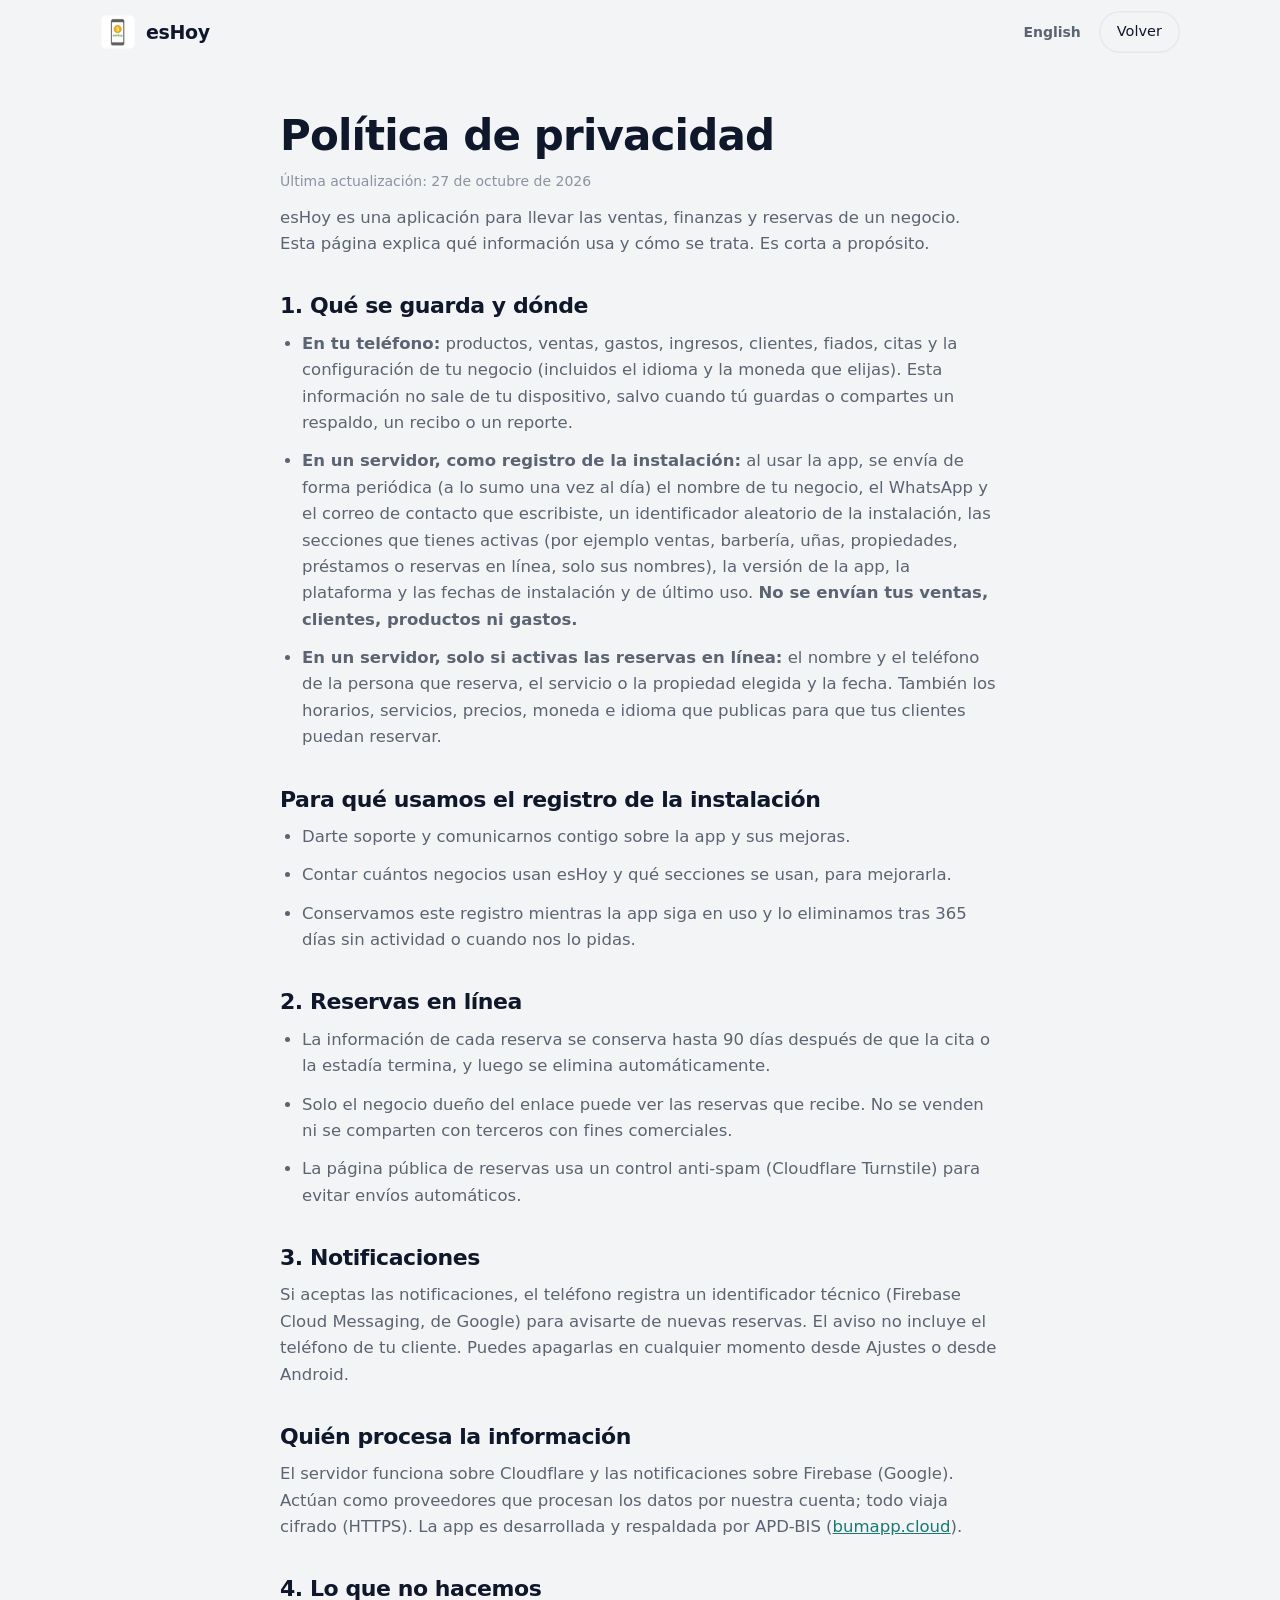
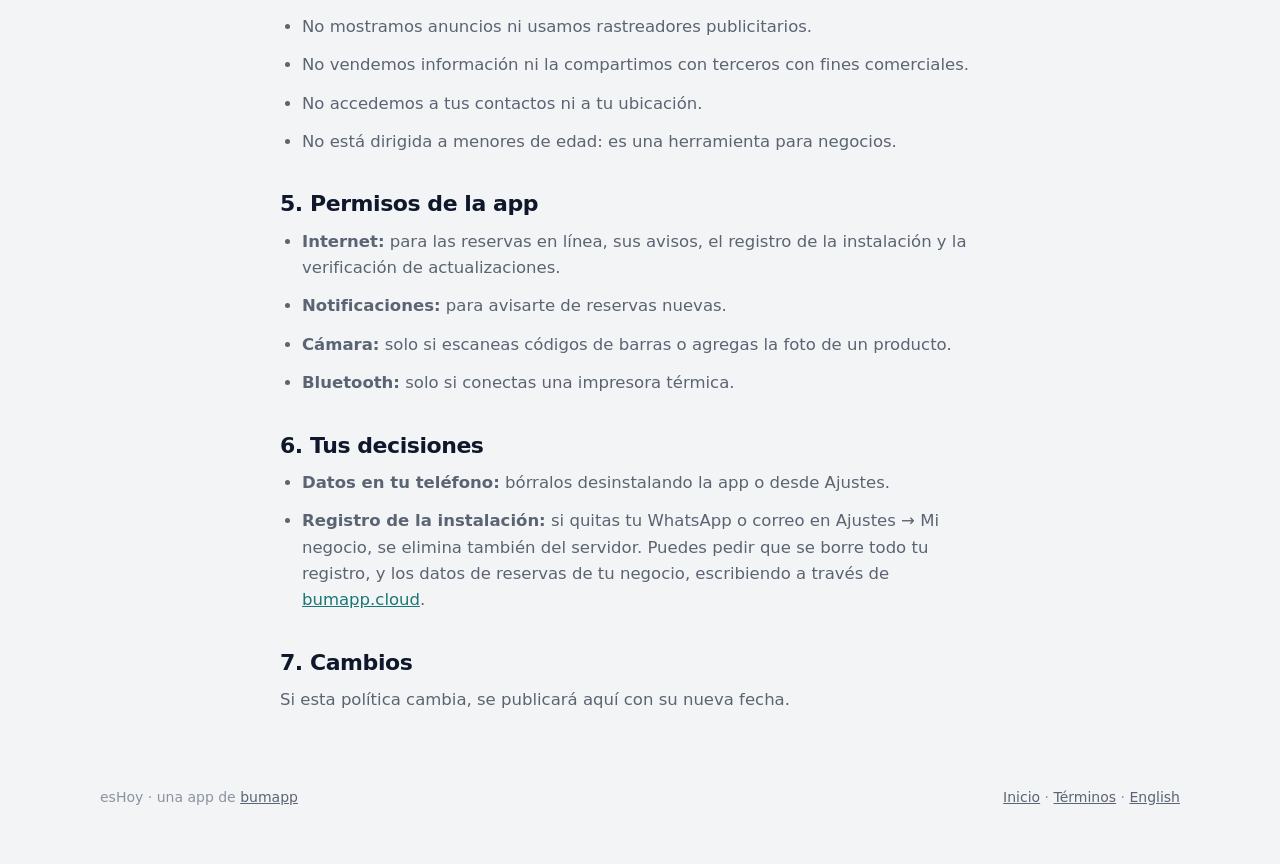
<file: privacidad.html>
<!doctype html>
<html lang="es">
<head>
  <meta charset="utf-8">
  <meta name="viewport" content="width=device-width, initial-scale=1, viewport-fit=cover">
  <title>Política de privacidad — esHoy</title>
  <meta name="robots" content="index,follow">
  <link rel="alternate" hreflang="es" href="privacidad.html">
  <link rel="alternate" hreflang="en" href="en/privacy.html">
  <link rel="icon" href="assets/icon.png" type="image/png">
  <link rel="stylesheet" href="styles.css">
</head>
<body>
  <header class="nav">
    <div class="wrap">
      <a class="brand" href="index.html"><img src="assets/icon.png" alt="" width="36" height="36">esHoy</a>
      <div class="nav-right">
        <a class="lang-link" href="en/privacy.html" hreflang="en" lang="en">English</a>
        <a class="btn sm ghost" href="index.html">Volver</a>
      </div>
    </div>
  </header>

  <main class="wrap doc">
    <h1>Política de privacidad</h1>
    <p class="updated">Última actualización: 27 de octubre de 2026</p>

    <p>esHoy es una aplicación para llevar las ventas, finanzas y reservas de un negocio. Esta página explica qué información usa y cómo se trata. Es corta a propósito.</p>

    <h2>1. Qué se guarda y dónde</h2>
    <ul>
      <li><b>En tu teléfono:</b> productos, ventas, gastos, ingresos, clientes, fiados, citas y la configuración de tu negocio (incluidos el idioma y la moneda que elijas). Esta información no sale de tu dispositivo, salvo cuando tú guardas o compartes un respaldo, un recibo o un reporte.</li>
      <li><b>En un servidor, como registro de la instalación:</b> al usar la app, se envía de forma periódica (a lo sumo una vez al día) el nombre de tu negocio, el WhatsApp y el correo de contacto que escribiste, un identificador aleatorio de la instalación, las secciones que tienes activas (por ejemplo ventas, barbería, uñas, propiedades, préstamos o reservas en línea, solo sus nombres), la versión de la app, la plataforma y las fechas de instalación y de último uso. <b>No se envían tus ventas, clientes, productos ni gastos.</b></li>
      <li><b>En un servidor, solo si activas las reservas en línea:</b> el nombre y el teléfono de la persona que reserva, el servicio o la propiedad elegida y la fecha. También los horarios, servicios, precios, moneda e idioma que publicas para que tus clientes puedan reservar.</li>
    </ul>

    <h2>Para qué usamos el registro de la instalación</h2>
    <ul>
      <li>Darte soporte y comunicarnos contigo sobre la app y sus mejoras.</li>
      <li>Contar cuántos negocios usan esHoy y qué secciones se usan, para mejorarla.</li>
      <li>Conservamos este registro mientras la app siga en uso y lo eliminamos tras 365 días sin actividad o cuando nos lo pidas.</li>
    </ul>

    <h2>2. Reservas en línea</h2>
    <ul>
      <li>La información de cada reserva se conserva hasta 90 días después de que la cita o la estadía termina, y luego se elimina automáticamente.</li>
      <li>Solo el negocio dueño del enlace puede ver las reservas que recibe. No se venden ni se comparten con terceros con fines comerciales.</li>
      <li>La página pública de reservas usa un control anti-spam (Cloudflare Turnstile) para evitar envíos automáticos.</li>
    </ul>

    <h2>3. Notificaciones</h2>
    <p>Si aceptas las notificaciones, el teléfono registra un identificador técnico (Firebase Cloud Messaging, de Google) para avisarte de nuevas reservas. El aviso no incluye el teléfono de tu cliente. Puedes apagarlas en cualquier momento desde Ajustes o desde Android.</p>

    <h2>Quién procesa la información</h2>
    <p>El servidor funciona sobre Cloudflare y las notificaciones sobre Firebase (Google). Actúan como proveedores que procesan los datos por nuestra cuenta; todo viaja cifrado (HTTPS). La app es desarrollada y respaldada por APD-BIS (<a href="https://bumapp.cloud" target="_blank" rel="noopener">bumapp.cloud</a>).</p>

    <h2>4. Lo que no hacemos</h2>
    <ul>
      <li>No mostramos anuncios ni usamos rastreadores publicitarios.</li>
      <li>No vendemos información ni la compartimos con terceros con fines comerciales.</li>
      <li>No accedemos a tus contactos ni a tu ubicación.</li>
      <li>No está dirigida a menores de edad: es una herramienta para negocios.</li>
    </ul>

    <h2>5. Permisos de la app</h2>
    <ul>
      <li><b>Internet:</b> para las reservas en línea, sus avisos, el registro de la instalación y la verificación de actualizaciones.</li>
      <li><b>Notificaciones:</b> para avisarte de reservas nuevas.</li>
      <li><b>Cámara:</b> solo si escaneas códigos de barras o agregas la foto de un producto.</li>
      <li><b>Bluetooth:</b> solo si conectas una impresora térmica.</li>
    </ul>

    <h2>6. Tus decisiones</h2>
    <ul>
      <li><b>Datos en tu teléfono:</b> bórralos desinstalando la app o desde Ajustes.</li>
      <li><b>Registro de la instalación:</b> si quitas tu WhatsApp o correo en Ajustes → Mi negocio, se elimina también del servidor. Puedes pedir que se borre todo tu registro, y los datos de reservas de tu negocio, escribiendo a través de <a href="https://bumapp.cloud" target="_blank" rel="noopener">bumapp.cloud</a>.</li>
    </ul>

    <h2>7. Cambios</h2>
    <p>Si esta política cambia, se publicará aquí con su nueva fecha.</p>
  </main>

  <footer>
    <div class="wrap">
      <span>esHoy · una app de <a href="https://bumapp.cloud" target="_blank" rel="noopener">bumapp</a></span>
      <span><a href="index.html">Inicio</a> · <a href="terminos.html">Términos</a> · <a href="en/privacy.html" hreflang="en" lang="en">English</a></span>
    </div>
  </footer>
</body>
</html>
</file>
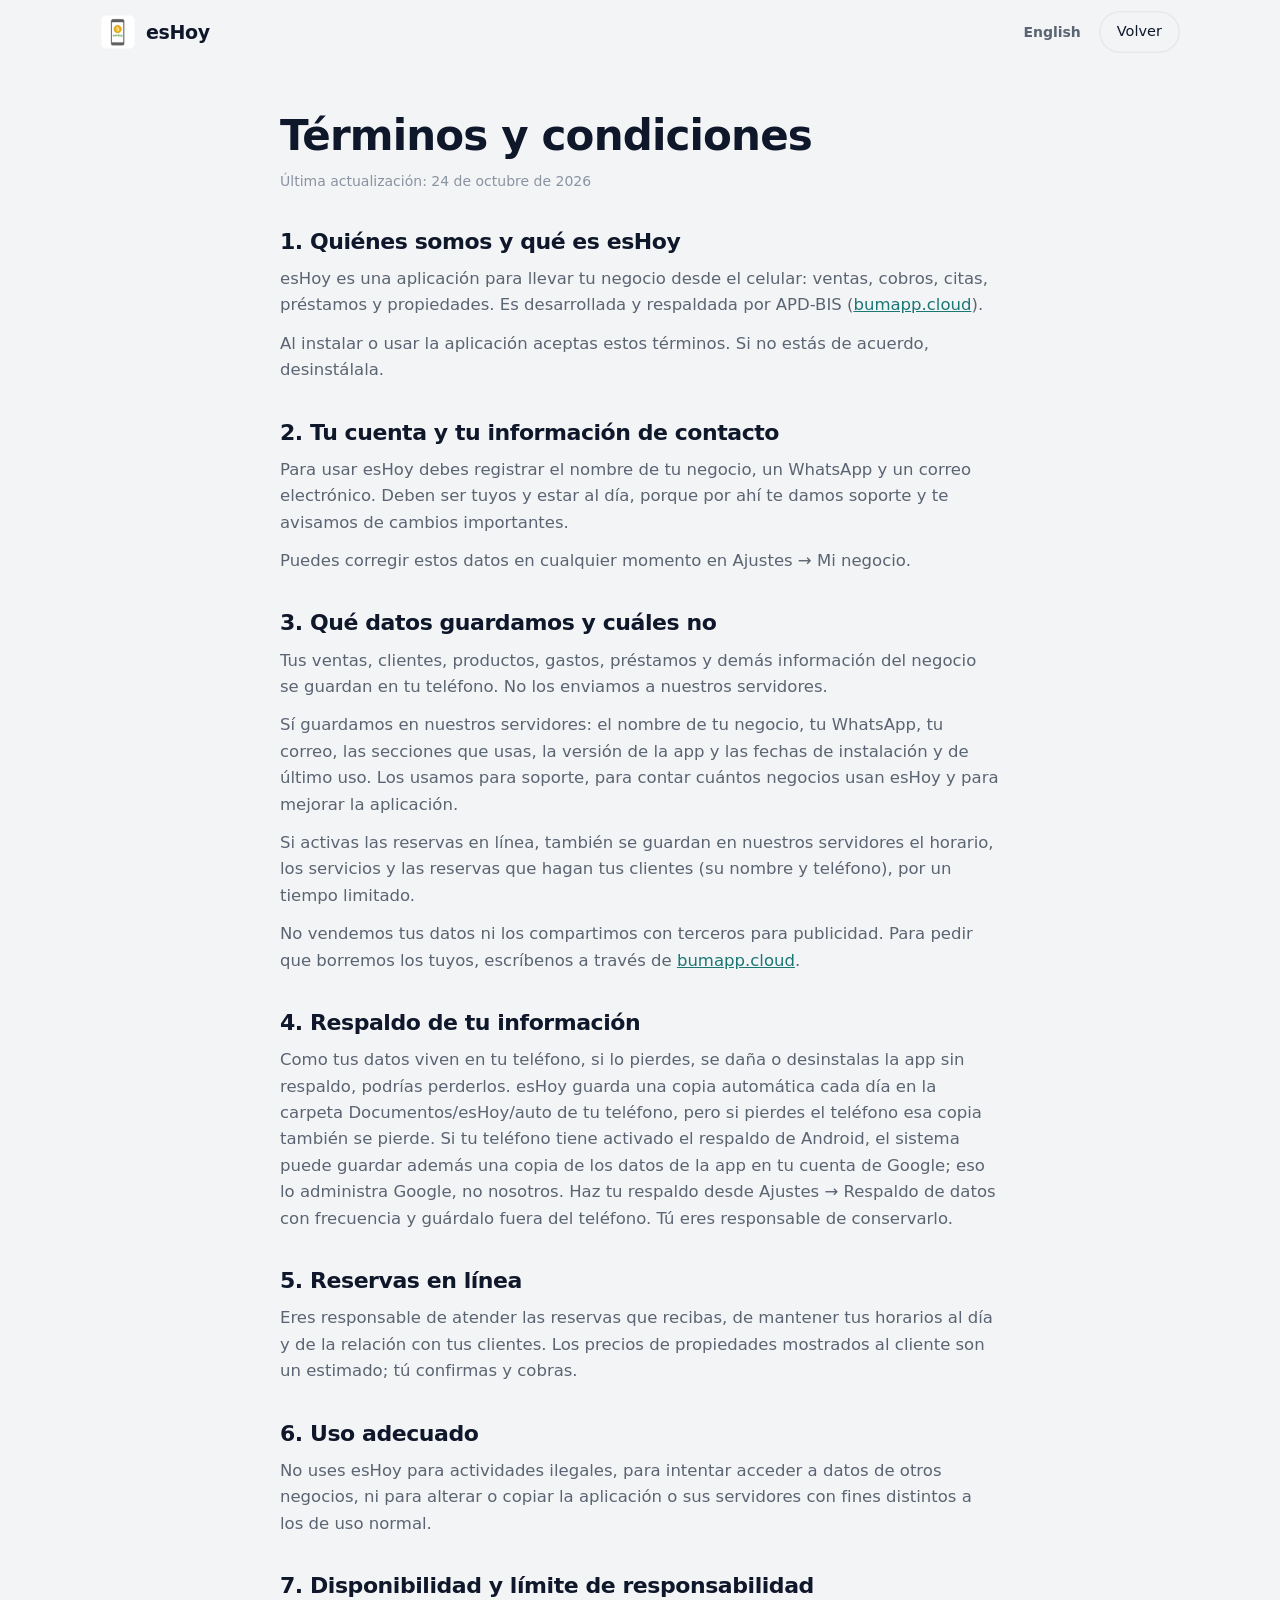
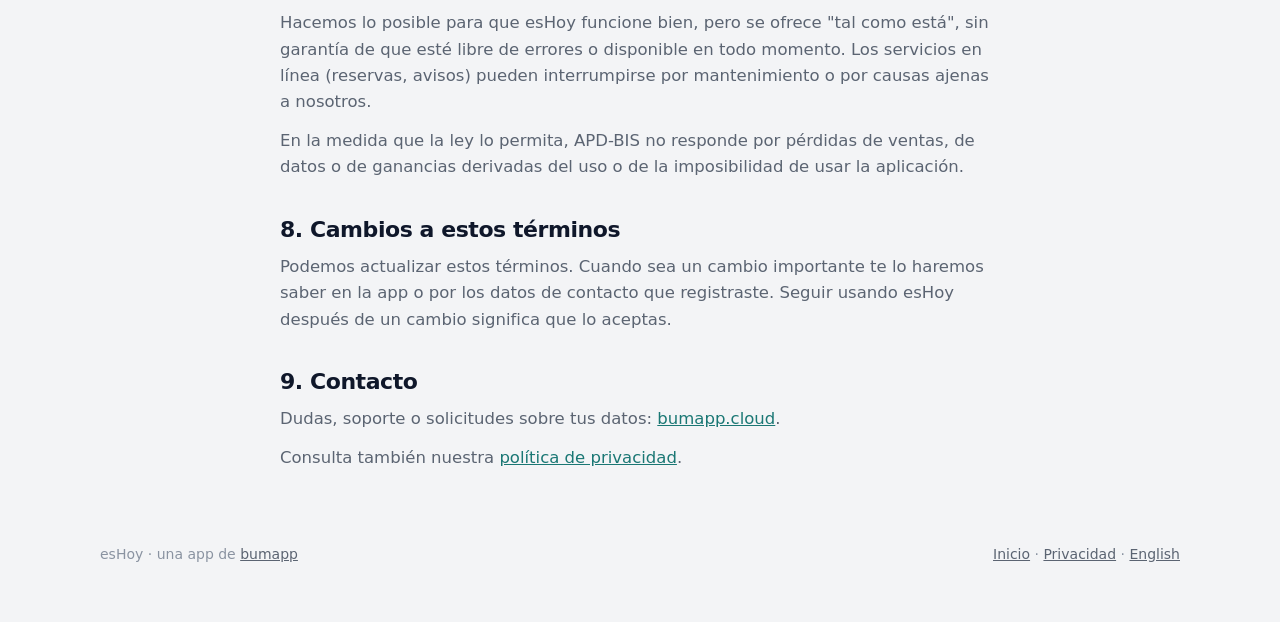
<file: terminos.html>
<!doctype html>
<html lang="es">
<head>
  <meta charset="utf-8">
  <meta name="viewport" content="width=device-width, initial-scale=1, viewport-fit=cover">
  <title>Términos y condiciones — esHoy</title>
  <meta name="robots" content="index,follow">
  <link rel="alternate" hreflang="es" href="terminos.html">
  <link rel="alternate" hreflang="en" href="en/terms.html">
  <link rel="icon" href="assets/icon.png" type="image/png">
  <link rel="stylesheet" href="styles.css">
</head>
<body>
  <header class="nav">
    <div class="wrap">
      <a class="brand" href="index.html"><img src="assets/icon.png" alt="" width="36" height="36">esHoy</a>
      <div class="nav-right">
        <a class="lang-link" href="en/terms.html" hreflang="en" lang="en">English</a>
        <a class="btn sm ghost" href="index.html">Volver</a>
      </div>
    </div>
  </header>

  <main class="wrap doc">
    <h1>Términos y condiciones</h1>
    <p class="updated">Última actualización: 24 de octubre de 2026</p>

    <h2>1. Quiénes somos y qué es esHoy</h2>
    <p>esHoy es una aplicación para llevar tu negocio desde el celular: ventas, cobros, citas, préstamos y propiedades. Es desarrollada y respaldada por APD-BIS (<a href="https://bumapp.cloud" target="_blank" rel="noopener">bumapp.cloud</a>).</p>
    <p>Al instalar o usar la aplicación aceptas estos términos. Si no estás de acuerdo, desinstálala.</p>

    <h2>2. Tu cuenta y tu información de contacto</h2>
    <p>Para usar esHoy debes registrar el nombre de tu negocio, un WhatsApp y un correo electrónico. Deben ser tuyos y estar al día, porque por ahí te damos soporte y te avisamos de cambios importantes.</p>
    <p>Puedes corregir estos datos en cualquier momento en Ajustes → Mi negocio.</p>

    <h2>3. Qué datos guardamos y cuáles no</h2>
    <p>Tus ventas, clientes, productos, gastos, préstamos y demás información del negocio se guardan en tu teléfono. No los enviamos a nuestros servidores.</p>
    <p>Sí guardamos en nuestros servidores: el nombre de tu negocio, tu WhatsApp, tu correo, las secciones que usas, la versión de la app y las fechas de instalación y de último uso. Los usamos para soporte, para contar cuántos negocios usan esHoy y para mejorar la aplicación.</p>
    <p>Si activas las reservas en línea, también se guardan en nuestros servidores el horario, los servicios y las reservas que hagan tus clientes (su nombre y teléfono), por un tiempo limitado.</p>
    <p>No vendemos tus datos ni los compartimos con terceros para publicidad. Para pedir que borremos los tuyos, escríbenos a través de <a href="https://bumapp.cloud" target="_blank" rel="noopener">bumapp.cloud</a>.</p>

    <h2>4. Respaldo de tu información</h2>
    <p>Como tus datos viven en tu teléfono, si lo pierdes, se daña o desinstalas la app sin respaldo, podrías perderlos. esHoy guarda una copia automática cada día en la carpeta Documentos/esHoy/auto de tu teléfono, pero si pierdes el teléfono esa copia también se pierde. Si tu teléfono tiene activado el respaldo de Android, el sistema puede guardar además una copia de los datos de la app en tu cuenta de Google; eso lo administra Google, no nosotros. Haz tu respaldo desde Ajustes → Respaldo de datos con frecuencia y guárdalo fuera del teléfono. Tú eres responsable de conservarlo.</p>

    <h2>5. Reservas en línea</h2>
    <p>Eres responsable de atender las reservas que recibas, de mantener tus horarios al día y de la relación con tus clientes. Los precios de propiedades mostrados al cliente son un estimado; tú confirmas y cobras.</p>

    <h2>6. Uso adecuado</h2>
    <p>No uses esHoy para actividades ilegales, para intentar acceder a datos de otros negocios, ni para alterar o copiar la aplicación o sus servidores con fines distintos a los de uso normal.</p>

    <h2>7. Disponibilidad y límite de responsabilidad</h2>
    <p>Hacemos lo posible para que esHoy funcione bien, pero se ofrece &quot;tal como está&quot;, sin garantía de que esté libre de errores o disponible en todo momento. Los servicios en línea (reservas, avisos) pueden interrumpirse por mantenimiento o por causas ajenas a nosotros.</p>
    <p>En la medida que la ley lo permita, APD-BIS no responde por pérdidas de ventas, de datos o de ganancias derivadas del uso o de la imposibilidad de usar la aplicación.</p>

    <h2>8. Cambios a estos términos</h2>
    <p>Podemos actualizar estos términos. Cuando sea un cambio importante te lo haremos saber en la app o por los datos de contacto que registraste. Seguir usando esHoy después de un cambio significa que lo aceptas.</p>

    <h2>9. Contacto</h2>
    <p>Dudas, soporte o solicitudes sobre tus datos: <a href="https://bumapp.cloud" target="_blank" rel="noopener">bumapp.cloud</a>.</p>

    <p>Consulta también nuestra <a href="privacidad.html">política de privacidad</a>.</p>
  </main>

  <footer>
    <div class="wrap">
      <span>esHoy · una app de <a href="https://bumapp.cloud" target="_blank" rel="noopener">bumapp</a></span>
      <span><a href="index.html">Inicio</a> · <a href="privacidad.html">Privacidad</a> · <a href="en/terms.html" hreflang="en" lang="en">English</a></span>
    </div>
  </footer>
</body>
</html>
</file>
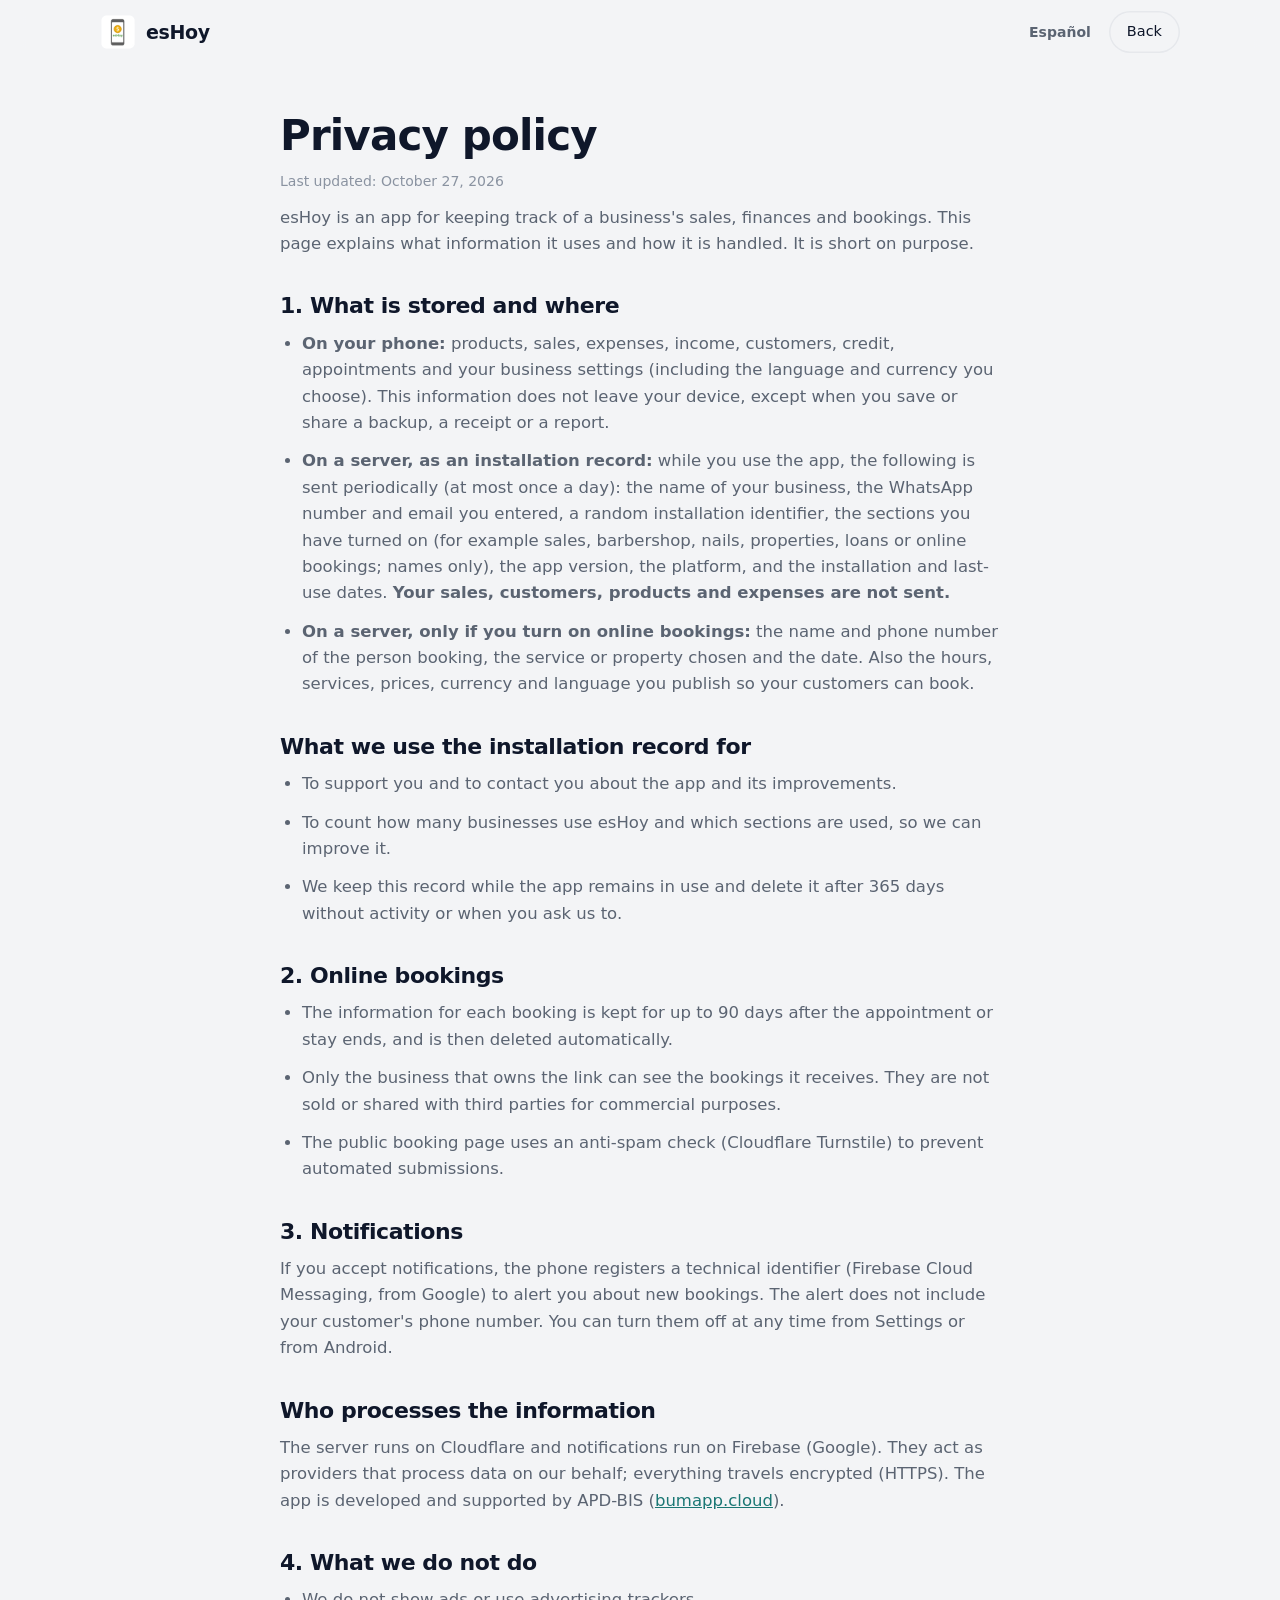
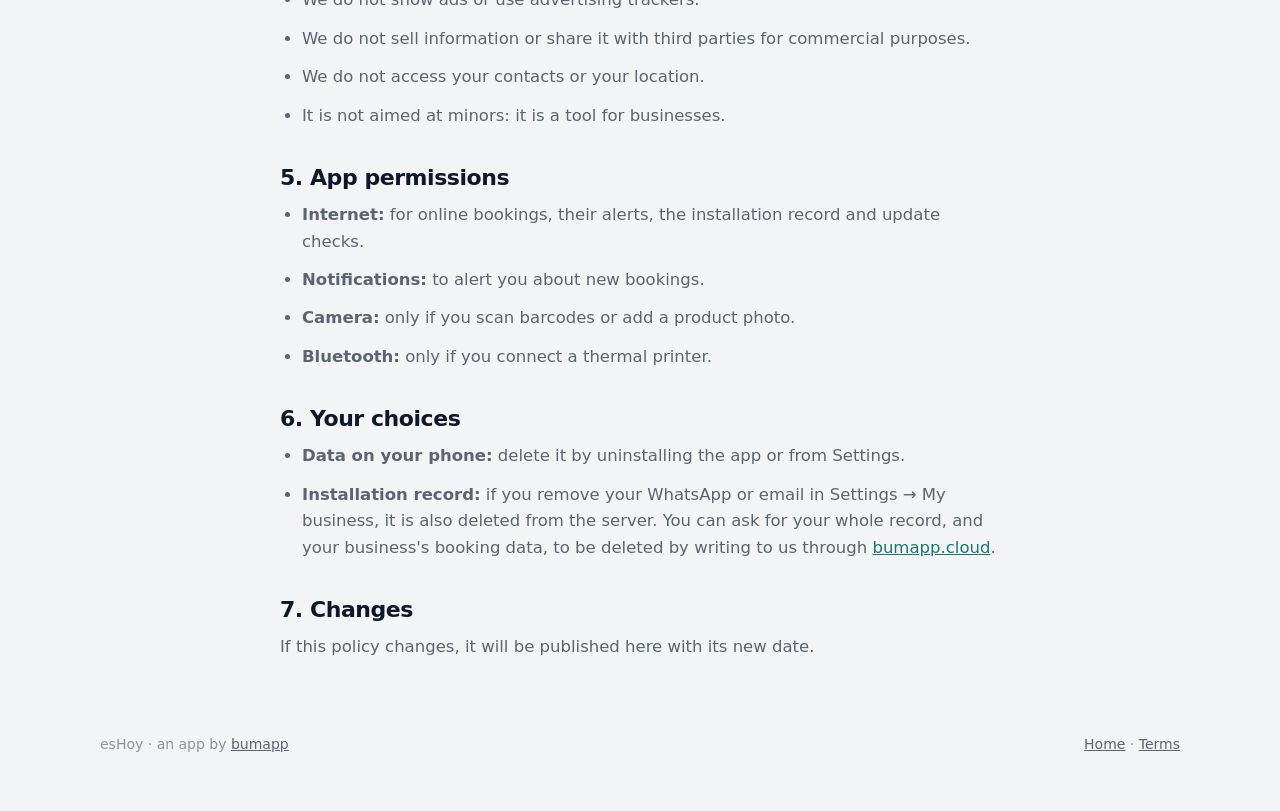
<file: en/privacy.html>
<!doctype html>
<html lang="en">
<head>
  <meta charset="utf-8">
  <meta name="viewport" content="width=device-width, initial-scale=1, viewport-fit=cover">
  <title>Privacy policy — esHoy</title>
  <meta name="robots" content="index,follow">
  <link rel="alternate" hreflang="es" href="../privacidad.html">
  <link rel="alternate" hreflang="en" href="privacy.html">
  <link rel="icon" href="../assets/icon.png" type="image/png">
  <link rel="stylesheet" href="../styles.css">
</head>
<body>
  <header class="nav">
    <div class="wrap">
      <a class="brand" href="index.html"><img src="../assets/icon.png" alt="" width="36" height="36">esHoy</a>
      <div class="nav-right">
        <a class="lang-link" href="../privacidad.html" hreflang="es" lang="es">Español</a>
        <a class="btn sm ghost" href="index.html">Back</a>
      </div>
    </div>
  </header>

  <main class="wrap doc">
    <h1>Privacy policy</h1>
    <p class="updated">Last updated: October 27, 2026</p>

    <p>esHoy is an app for keeping track of a business's sales, finances and bookings. This page explains what information it uses and how it is handled. It is short on purpose.</p>

    <h2>1. What is stored and where</h2>
    <ul>
      <li><b>On your phone:</b> products, sales, expenses, income, customers, credit, appointments and your business settings (including the language and currency you choose). This information does not leave your device, except when you save or share a backup, a receipt or a report.</li>
      <li><b>On a server, as an installation record:</b> while you use the app, the following is sent periodically (at most once a day): the name of your business, the WhatsApp number and email you entered, a random installation identifier, the sections you have turned on (for example sales, barbershop, nails, properties, loans or online bookings; names only), the app version, the platform, and the installation and last-use dates. <b>Your sales, customers, products and expenses are not sent.</b></li>
      <li><b>On a server, only if you turn on online bookings:</b> the name and phone number of the person booking, the service or property chosen and the date. Also the hours, services, prices, currency and language you publish so your customers can book.</li>
    </ul>

    <h2>What we use the installation record for</h2>
    <ul>
      <li>To support you and to contact you about the app and its improvements.</li>
      <li>To count how many businesses use esHoy and which sections are used, so we can improve it.</li>
      <li>We keep this record while the app remains in use and delete it after 365 days without activity or when you ask us to.</li>
    </ul>

    <h2>2. Online bookings</h2>
    <ul>
      <li>The information for each booking is kept for up to 90 days after the appointment or stay ends, and is then deleted automatically.</li>
      <li>Only the business that owns the link can see the bookings it receives. They are not sold or shared with third parties for commercial purposes.</li>
      <li>The public booking page uses an anti-spam check (Cloudflare Turnstile) to prevent automated submissions.</li>
    </ul>

    <h2>3. Notifications</h2>
    <p>If you accept notifications, the phone registers a technical identifier (Firebase Cloud Messaging, from Google) to alert you about new bookings. The alert does not include your customer's phone number. You can turn them off at any time from Settings or from Android.</p>

    <h2>Who processes the information</h2>
    <p>The server runs on Cloudflare and notifications run on Firebase (Google). They act as providers that process data on our behalf; everything travels encrypted (HTTPS). The app is developed and supported by APD-BIS (<a href="https://bumapp.cloud" target="_blank" rel="noopener">bumapp.cloud</a>).</p>

    <h2>4. What we do not do</h2>
    <ul>
      <li>We do not show ads or use advertising trackers.</li>
      <li>We do not sell information or share it with third parties for commercial purposes.</li>
      <li>We do not access your contacts or your location.</li>
      <li>It is not aimed at minors: it is a tool for businesses.</li>
    </ul>

    <h2>5. App permissions</h2>
    <ul>
      <li><b>Internet:</b> for online bookings, their alerts, the installation record and update checks.</li>
      <li><b>Notifications:</b> to alert you about new bookings.</li>
      <li><b>Camera:</b> only if you scan barcodes or add a product photo.</li>
      <li><b>Bluetooth:</b> only if you connect a thermal printer.</li>
    </ul>

    <h2>6. Your choices</h2>
    <ul>
      <li><b>Data on your phone:</b> delete it by uninstalling the app or from Settings.</li>
      <li><b>Installation record:</b> if you remove your WhatsApp or email in Settings → My business, it is also deleted from the server. You can ask for your whole record, and your business's booking data, to be deleted by writing to us through <a href="https://bumapp.cloud" target="_blank" rel="noopener">bumapp.cloud</a>.</li>
    </ul>

    <h2>7. Changes</h2>
    <p>If this policy changes, it will be published here with its new date.</p>
  </main>

  <footer>
    <div class="wrap">
      <span>esHoy · an app by <a href="https://bumapp.cloud" target="_blank" rel="noopener">bumapp</a></span>
      <span><a href="index.html">Home</a> · <a href="terms.html">Terms</a></span>
    </div>
  </footer>
</body>
</html>
</file>
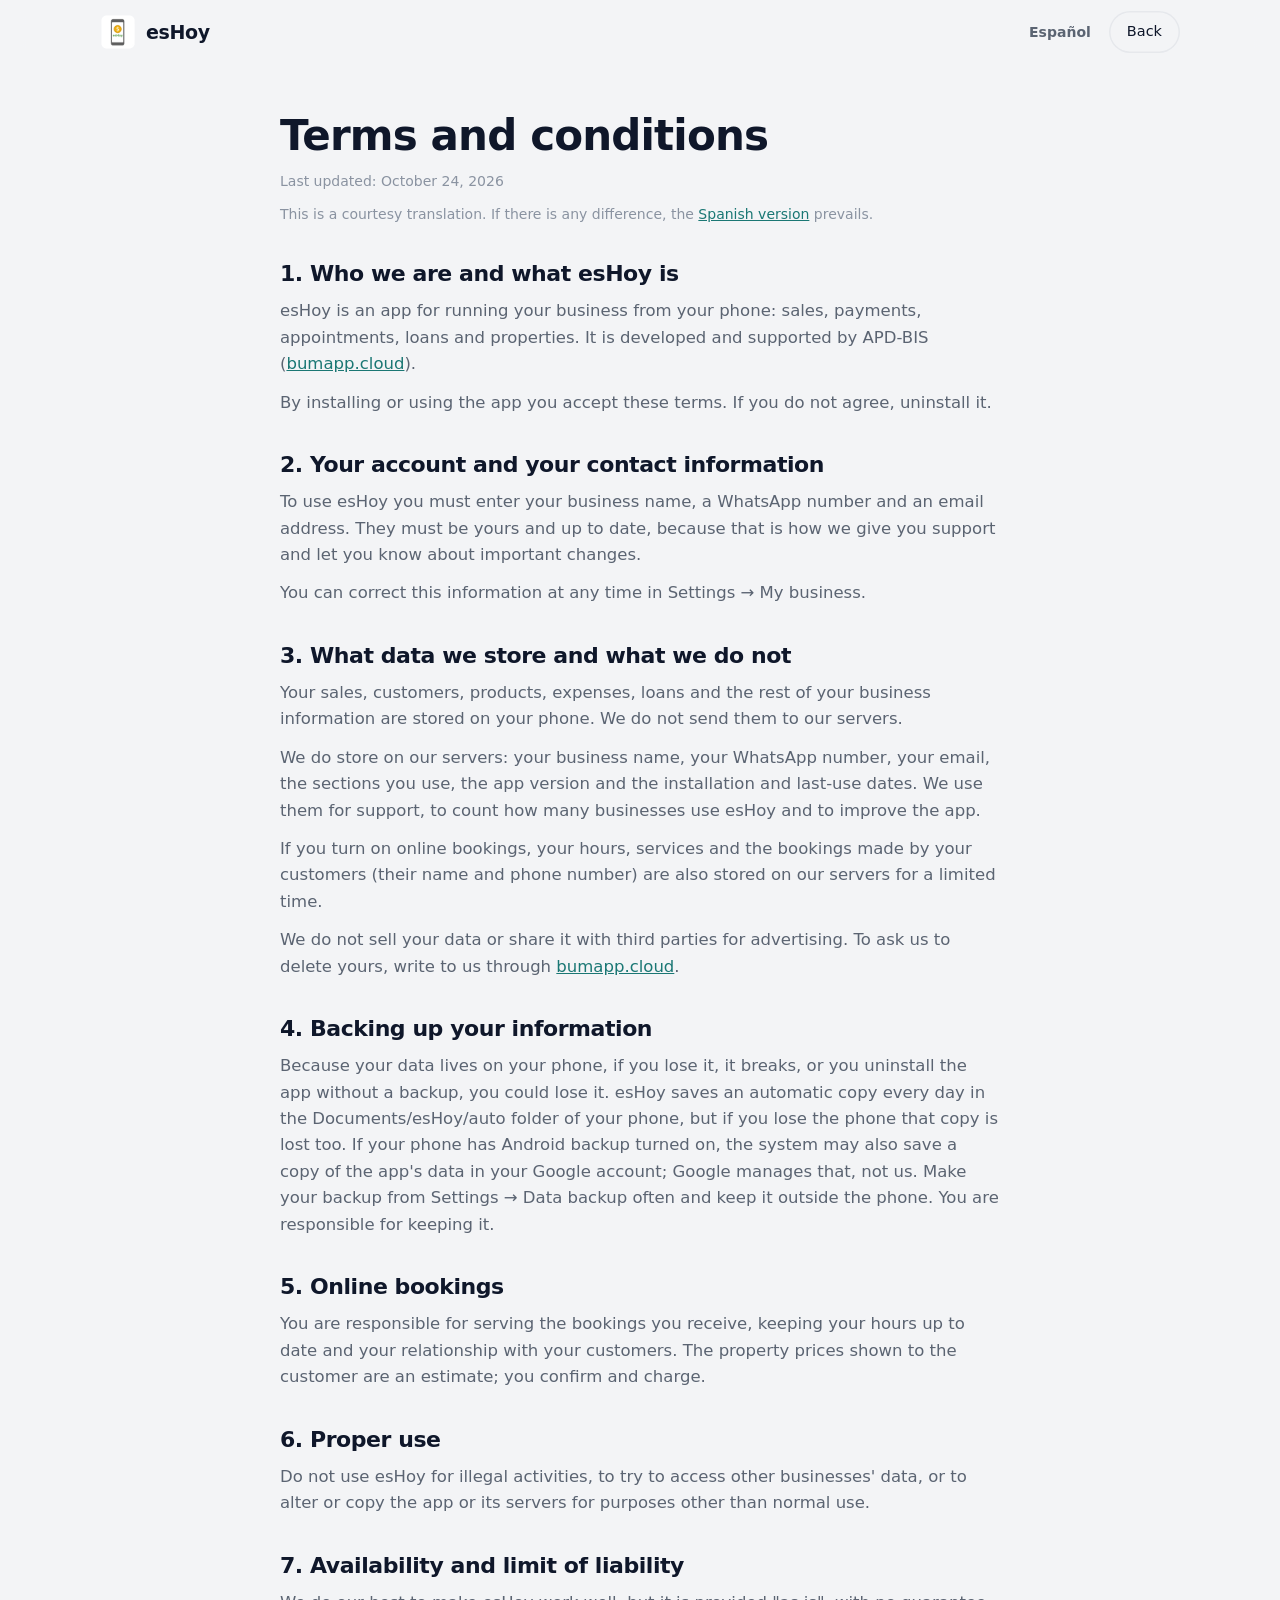
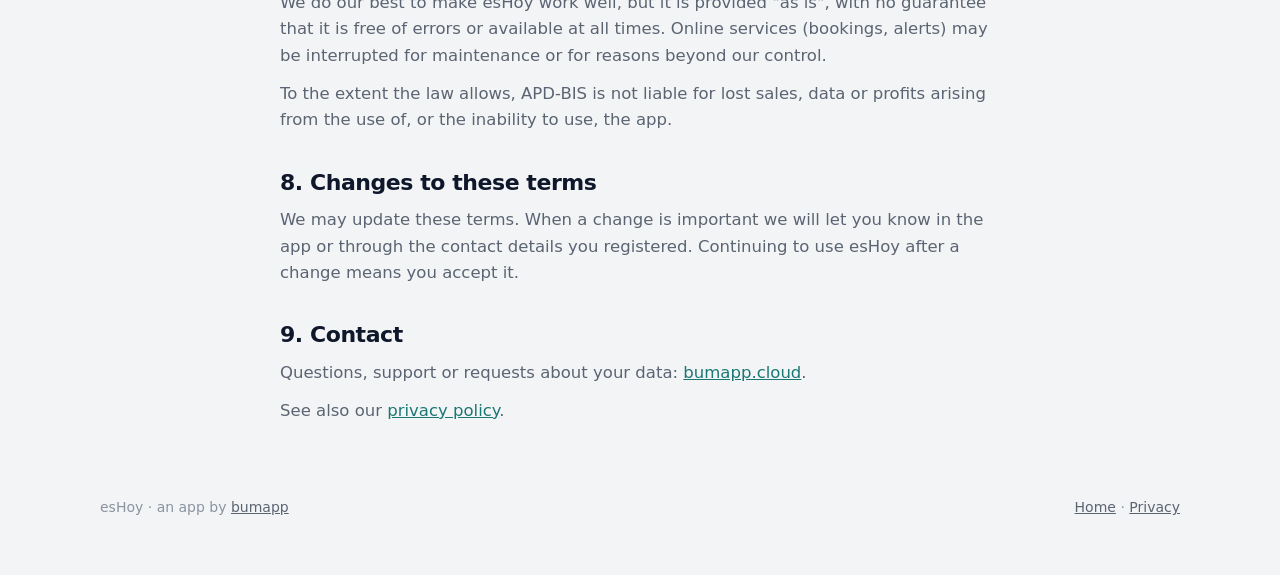
<file: en/terms.html>
<!doctype html>
<html lang="en">
<head>
  <meta charset="utf-8">
  <meta name="viewport" content="width=device-width, initial-scale=1, viewport-fit=cover">
  <title>Terms and conditions — esHoy</title>
  <meta name="robots" content="index,follow">
  <link rel="alternate" hreflang="es" href="../terminos.html">
  <link rel="alternate" hreflang="en" href="terms.html">
  <link rel="icon" href="../assets/icon.png" type="image/png">
  <link rel="stylesheet" href="../styles.css">
</head>
<body>
  <header class="nav">
    <div class="wrap">
      <a class="brand" href="index.html"><img src="../assets/icon.png" alt="" width="36" height="36">esHoy</a>
      <div class="nav-right">
        <a class="lang-link" href="../terminos.html" hreflang="es" lang="es">Español</a>
        <a class="btn sm ghost" href="index.html">Back</a>
      </div>
    </div>
  </header>

  <main class="wrap doc">
    <h1>Terms and conditions</h1>
    <p class="updated">Last updated: October 24, 2026</p>
    <p class="updated">This is a courtesy translation. If there is any difference, the <a href="../terminos.html">Spanish version</a> prevails.</p>

    <h2>1. Who we are and what esHoy is</h2>
    <p>esHoy is an app for running your business from your phone: sales, payments, appointments, loans and properties. It is developed and supported by APD-BIS (<a href="https://bumapp.cloud" target="_blank" rel="noopener">bumapp.cloud</a>).</p>
    <p>By installing or using the app you accept these terms. If you do not agree, uninstall it.</p>

    <h2>2. Your account and your contact information</h2>
    <p>To use esHoy you must enter your business name, a WhatsApp number and an email address. They must be yours and up to date, because that is how we give you support and let you know about important changes.</p>
    <p>You can correct this information at any time in Settings → My business.</p>

    <h2>3. What data we store and what we do not</h2>
    <p>Your sales, customers, products, expenses, loans and the rest of your business information are stored on your phone. We do not send them to our servers.</p>
    <p>We do store on our servers: your business name, your WhatsApp number, your email, the sections you use, the app version and the installation and last-use dates. We use them for support, to count how many businesses use esHoy and to improve the app.</p>
    <p>If you turn on online bookings, your hours, services and the bookings made by your customers (their name and phone number) are also stored on our servers for a limited time.</p>
    <p>We do not sell your data or share it with third parties for advertising. To ask us to delete yours, write to us through <a href="https://bumapp.cloud" target="_blank" rel="noopener">bumapp.cloud</a>.</p>

    <h2>4. Backing up your information</h2>
    <p>Because your data lives on your phone, if you lose it, it breaks, or you uninstall the app without a backup, you could lose it. esHoy saves an automatic copy every day in the Documents/esHoy/auto folder of your phone, but if you lose the phone that copy is lost too. If your phone has Android backup turned on, the system may also save a copy of the app's data in your Google account; Google manages that, not us. Make your backup from Settings → Data backup often and keep it outside the phone. You are responsible for keeping it.</p>

    <h2>5. Online bookings</h2>
    <p>You are responsible for serving the bookings you receive, keeping your hours up to date and your relationship with your customers. The property prices shown to the customer are an estimate; you confirm and charge.</p>

    <h2>6. Proper use</h2>
    <p>Do not use esHoy for illegal activities, to try to access other businesses' data, or to alter or copy the app or its servers for purposes other than normal use.</p>

    <h2>7. Availability and limit of liability</h2>
    <p>We do our best to make esHoy work well, but it is provided &quot;as is&quot;, with no guarantee that it is free of errors or available at all times. Online services (bookings, alerts) may be interrupted for maintenance or for reasons beyond our control.</p>
    <p>To the extent the law allows, APD-BIS is not liable for lost sales, data or profits arising from the use of, or the inability to use, the app.</p>

    <h2>8. Changes to these terms</h2>
    <p>We may update these terms. When a change is important we will let you know in the app or through the contact details you registered. Continuing to use esHoy after a change means you accept it.</p>

    <h2>9. Contact</h2>
    <p>Questions, support or requests about your data: <a href="https://bumapp.cloud" target="_blank" rel="noopener">bumapp.cloud</a>.</p>

    <p>See also our <a href="privacy.html">privacy policy</a>.</p>
  </main>

  <footer>
    <div class="wrap">
      <span>esHoy · an app by <a href="https://bumapp.cloud" target="_blank" rel="noopener">bumapp</a></span>
      <span><a href="index.html">Home</a> · <a href="privacy.html">Privacy</a></span>
    </div>
  </footer>
</body>
</html>
</file>
<file: styles.css>
/* esHoy — página de descarga. Mismas reglas visuales que la app: lienzo gris, tarjetas planas,
   un solo acento, cifras tabulares y el "ticket" como pieza firma. */
:root {
  --canvas: #f3f4f6;
  --card: #ffffff;
  --ink: #0f172a;
  --muted: #5b6472;
  --faint: #8a93a1;
  --line: #e6e8ec;
  --accent: #1a7774;
  --accent-ink: #114d4b;
  --accent-soft: #ddeeed;
  --ok: #059669;
  --radius: 28px;
  --shadow-phone: 0 30px 60px -24px rgba(15, 23, 42, 0.35);
}

@media (prefers-color-scheme: dark) {
  :root {
    --canvas: #0b0f14;
    --card: #141a21;
    --ink: #f3f4f6;
    --muted: #a3acb9;
    --faint: #7a8392;
    --line: #232b35;
    --accent: #3fb8b2;
    --accent-ink: #a8e6e2;
    --accent-soft: #123432;
    --shadow-phone: 0 30px 60px -24px rgba(0, 0, 0, 0.7);
  }
}

* { box-sizing: border-box; }
html { scroll-behavior: smooth; -webkit-text-size-adjust: 100%; }
body {
  margin: 0;
  background: var(--canvas);
  color: var(--ink);
  font: 400 16px/1.6 system-ui, -apple-system, "Segoe UI", Roboto, "Helvetica Neue", Arial, sans-serif;
  -webkit-font-smoothing: antialiased;
}
img { max-width: 100%; display: block; }
a { color: var(--accent); }
h1, h2, h3 { margin: 0; line-height: 1.15; letter-spacing: -0.02em; }
p { margin: 0; }
.wrap { width: min(1080px, 100% - 40px); margin-inline: auto; }
.sr { position: absolute; width: 1px; height: 1px; overflow: hidden; clip: rect(0 0 0 0); }

/* ── Barra superior ─────────────────────────────────────────────────────── */
.nav { position: sticky; top: 0; z-index: 20; background: color-mix(in srgb, var(--canvas) 88%, transparent); backdrop-filter: blur(12px); }
.nav .wrap { display: flex; align-items: center; justify-content: space-between; min-height: 64px; gap: 16px; }
.brand { display: flex; align-items: center; gap: 10px; font-weight: 700; font-size: 19px; color: var(--ink); text-decoration: none; letter-spacing: -0.02em; }
.brand img { width: 36px; height: 36px; border-radius: 10px; }
.nav-links { display: none; gap: 26px; }
.nav-links a { color: var(--muted); text-decoration: none; font-size: 15px; font-weight: 500; }
.nav-links a:hover { color: var(--ink); }
@media (min-width: 820px) { .nav-links { display: flex; } }

/* ── Botones ────────────────────────────────────────────────────────────── */
.btn {
  display: inline-flex; align-items: center; justify-content: center; gap: 10px;
  min-height: 52px; padding: 0 26px; border-radius: 999px;
  background: var(--accent); color: #fff; font: 600 16px/1 inherit; text-decoration: none; border: 0; cursor: pointer;
  transition: transform 0.15s cubic-bezier(0.23, 1, 0.32, 1), background-color 0.15s;
}
.btn:hover { background: var(--accent-ink); }
.btn:active { transform: scale(0.97); }
.btn.sm { min-height: 42px; padding: 0 18px; font-size: 14.5px; }
.btn.ghost { background: transparent; color: var(--ink); box-shadow: inset 0 0 0 1.5px var(--line); }
.btn.ghost:hover { background: var(--card); }
@media (prefers-color-scheme: dark) { .btn { color: #052321; } .btn:hover { background: #6fd3cd; } }
.btn svg { width: 20px; height: 20px; flex: none; }

/* ── Hero ───────────────────────────────────────────────────────────────── */
.hero { padding: 40px 0 56px; }
.hero .wrap { display: grid; gap: 44px; align-items: center; }
@media (min-width: 900px) { .hero .wrap { grid-template-columns: 1.1fr 0.9fr; gap: 56px; } .hero { padding: 72px 0 88px; } }
.eyebrow { display: inline-flex; align-items: center; gap: 8px; padding: 7px 14px 7px 10px; border-radius: 999px; background: var(--accent-soft); color: var(--accent-ink); font-size: 14px; font-weight: 600; }
.eyebrow i { width: 8px; height: 8px; border-radius: 50%; background: var(--accent); }
.hero h1 { margin-top: 20px; font-size: clamp(36px, 7vw, 60px); font-weight: 700; }
.hero h1 em { font-style: normal; color: var(--accent); }
.lead { margin-top: 20px; font-size: clamp(17px, 2.4vw, 20px); color: var(--muted); max-width: 34em; }
.cta-row { margin-top: 30px; display: flex; flex-wrap: wrap; gap: 12px; }
.meta { margin-top: 16px; font-size: 14px; color: var(--faint); }

/* Teléfono */
.phone-stage { position: relative; display: grid; place-items: center; }
.phone {
  width: min(300px, 78vw); aspect-ratio: 400 / 860; border-radius: 44px; background: #0b0f14; padding: 10px;
  box-shadow: var(--shadow-phone), inset 0 0 0 2px #2a313b;
}
.phone img { width: 100%; height: 100%; border-radius: 34px; object-fit: cover; object-position: top; background: var(--card); }
.phone.tilt { transform: rotate(3deg); }
.price-ticket { position: absolute; left: -4%; bottom: 8%; transform: rotate(-4deg); }
@media (max-width: 520px) { .price-ticket { left: 0; } }

/* ── Ticket (pieza firma) ───────────────────────────────────────────────── */
.ticket { position: relative; background: var(--card); border-radius: var(--radius); box-shadow: 0 20px 40px -20px rgba(15, 23, 42, 0.3); }
.ticket .top { padding: 18px 22px 16px; }
.ticket .bottom { padding: 14px 22px 18px; }
.ticket .perf { position: relative; height: 0; }
.ticket .perf::before, .ticket .perf::after { content: ""; position: absolute; top: -10px; width: 20px; height: 20px; border-radius: 50%; background: var(--canvas); }
.ticket .perf::before { left: -10px; }
.ticket .perf::after { right: -10px; }
.ticket .perf hr { margin: 0 22px; border: 0; border-top: 2px dashed var(--line); }
.ticket .label { font-size: 14px; color: var(--muted); font-weight: 500; }
.ticket .amount { font-size: 46px; font-weight: 700; letter-spacing: -0.03em; line-height: 1.05; font-variant-numeric: tabular-nums; }
.ticket .amount small { font-size: 0.5em; color: var(--faint); margin-left: 2px; }
.ticket .free { color: var(--ok); font-weight: 600; font-size: 15px; }

/* ── Franja de confianza ────────────────────────────────────────────────── */
.trust { background: var(--card); }
.trust ul { list-style: none; margin: 0; padding: 22px 0; display: grid; gap: 14px 24px; grid-template-columns: repeat(2, 1fr); }
@media (min-width: 760px) { .trust ul { grid-template-columns: repeat(4, 1fr); } }
.trust li { display: flex; align-items: center; gap: 10px; font-weight: 600; font-size: 15px; }
.trust svg { width: 22px; height: 22px; color: var(--accent); flex: none; }

/* ── Secciones ──────────────────────────────────────────────────────────── */
section.block { padding: 72px 0 8px; }
.head { max-width: 640px; }
.head .kicker { font-size: 14px; font-weight: 600; color: var(--accent); }
.head h2 { margin-top: 8px; font-size: clamp(28px, 4.6vw, 42px); font-weight: 700; }
.head p { margin-top: 14px; color: var(--muted); font-size: 18px; }

.grid { margin-top: 36px; display: grid; gap: 14px; grid-template-columns: 1fr; }
@media (min-width: 640px) { .grid { grid-template-columns: repeat(2, 1fr); } }
@media (min-width: 960px) { .grid.three { grid-template-columns: repeat(3, 1fr); } }
.card { background: var(--card); border-radius: var(--radius); padding: 24px; }
.card .ico { width: 46px; height: 46px; border-radius: 50%; display: grid; place-items: center; background: var(--accent); color: #fff; }
.card .ico svg { width: 22px; height: 22px; }
@media (prefers-color-scheme: dark) { .card .ico { color: #052321; } }
.card h3 { margin-top: 18px; font-size: 19px; font-weight: 600; letter-spacing: -0.01em; }
.card p { margin-top: 8px; color: var(--muted); font-size: 15.5px; }
.card .soon { display: inline-block; margin-left: 8px; padding: 2px 9px; border-radius: 999px; background: var(--line); color: var(--muted); font-size: 12px; font-weight: 600; vertical-align: middle; }

/* ── Capturas ───────────────────────────────────────────────────────────── */
.shots { margin-top: 40px; display: flex; gap: 22px; overflow-x: auto; padding: 8px 20px 28px; margin-inline: -20px; scroll-snap-type: x mandatory; scrollbar-width: none; }
.shots::-webkit-scrollbar { display: none; }
.shot { flex: 0 0 auto; width: min(250px, 66vw); scroll-snap-align: center; text-align: center; }
.shot .phone { width: 100%; border-radius: 38px; padding: 8px; }
.shot .phone img { border-radius: 30px; }
.shot p { margin-top: 14px; font-weight: 600; font-size: 15px; }
.shot span { display: block; margin-top: 2px; color: var(--muted); font-size: 14px; font-weight: 400; }
@media (min-width: 1100px) { .shots { justify-content: center; overflow: visible; margin-inline: 0; padding-inline: 0; } }

/* ── Pasos ──────────────────────────────────────────────────────────────── */
.steps { margin-top: 36px; display: grid; gap: 14px; counter-reset: step; }
@media (min-width: 760px) { .steps.cols { grid-template-columns: repeat(3, 1fr); } .steps.four { grid-template-columns: repeat(4, 1fr); } }
.step { background: var(--card); border-radius: var(--radius); padding: 24px; position: relative; }
.step::before { counter-increment: step; content: counter(step); display: grid; place-items: center; width: 38px; height: 38px; border-radius: 50%; background: var(--accent-soft); color: var(--accent-ink); font-weight: 700; margin-bottom: 14px; }
.step h3 { font-size: 18px; font-weight: 600; }
.step p { margin-top: 6px; color: var(--muted); font-size: 15.5px; }

.split { margin-top: 36px; display: grid; gap: 22px; align-items: center; }
@media (min-width: 900px) { .split { grid-template-columns: 1fr 1fr; gap: 40px; } }
.link-card { background: var(--card); border-radius: var(--radius); padding: 22px; }
.link-card .url { margin-top: 12px; padding: 14px 16px; border-radius: 16px; background: var(--canvas); font: 500 15px ui-monospace, SFMono-Regular, Menlo, Consolas, monospace; word-break: break-all; }
.slots { margin-top: 16px; display: flex; flex-wrap: wrap; gap: 8px; }
.slots span { padding: 9px 14px; border-radius: 999px; background: var(--canvas); font-size: 14px; font-weight: 600; font-variant-numeric: tabular-nums; }
.slots span.on { background: var(--accent); color: #fff; }
@media (prefers-color-scheme: dark) { .slots span.on { color: #052321; } }

.chips { margin-top: 28px; display: flex; flex-wrap: wrap; gap: 10px; }
.chips span { padding: 10px 18px; border-radius: 999px; background: var(--card); font-weight: 600; font-size: 15px; }

/* ── Preguntas ──────────────────────────────────────────────────────────── */
.faq { margin-top: 32px; display: grid; gap: 10px; max-width: 760px; }
details { background: var(--card); border-radius: 22px; padding: 4px 22px; }
summary { cursor: pointer; list-style: none; padding: 18px 0; font-weight: 600; font-size: 17px; display: flex; justify-content: space-between; gap: 16px; }
summary::-webkit-details-marker { display: none; }
summary::after { content: "+"; font-size: 24px; line-height: 1; color: var(--faint); transition: transform 0.2s; }
details[open] summary::after { transform: rotate(45deg); }
details p { padding: 0 0 20px; color: var(--muted); font-size: 16px; }

/* ── Cierre ─────────────────────────────────────────────────────────────── */
.final { margin: 80px 0 0; }
.final .box { background: var(--accent); color: #fff; border-radius: 36px; padding: 48px 28px; text-align: center; }
.final h2 { font-size: clamp(28px, 5vw, 42px); font-weight: 700; }
.final p { margin: 14px auto 0; max-width: 32em; opacity: 0.9; font-size: 18px; }
.final .btn { margin-top: 28px; background: #fff; color: var(--accent-ink); }
.final .btn:hover { background: #eefaf9; }
@media (prefers-color-scheme: dark) { .final .box { color: #052321; } .final .btn { background: #052321; color: #fff; } .final .btn:hover { background: #0a3b38; } }

footer { padding: 48px 0 56px; color: var(--faint); font-size: 14px; }
footer .wrap { display: flex; flex-wrap: wrap; gap: 14px 28px; justify-content: space-between; }
footer a { color: var(--muted); }

/* ── Texto legal ────────────────────────────────────────────────────────── */
.doc { padding: 48px 0 24px; max-width: 720px; }
.doc h1 { font-size: clamp(30px, 5vw, 42px); font-weight: 700; }
.doc h2 { margin-top: 36px; font-size: 22px; font-weight: 600; }
.doc p, .doc li { margin-top: 12px; color: var(--muted); font-size: 16.5px; }
.doc ul { padding-left: 22px; margin: 8px 0 0; }
.doc .updated { margin-top: 10px; color: var(--faint); font-size: 14px; }

@media (prefers-reduced-motion: reduce) { * { transition: none !important; scroll-behavior: auto !important; } }

/* Selector de idioma (es / en) */
.lang-link { color: var(--muted); text-decoration: none; font-size: 14px; font-weight: 600; padding: 6px 10px; border-radius: 999px; }
.lang-link:hover { color: var(--ink); }
.nav-right { display: flex; align-items: center; gap: 8px; }
</file>
